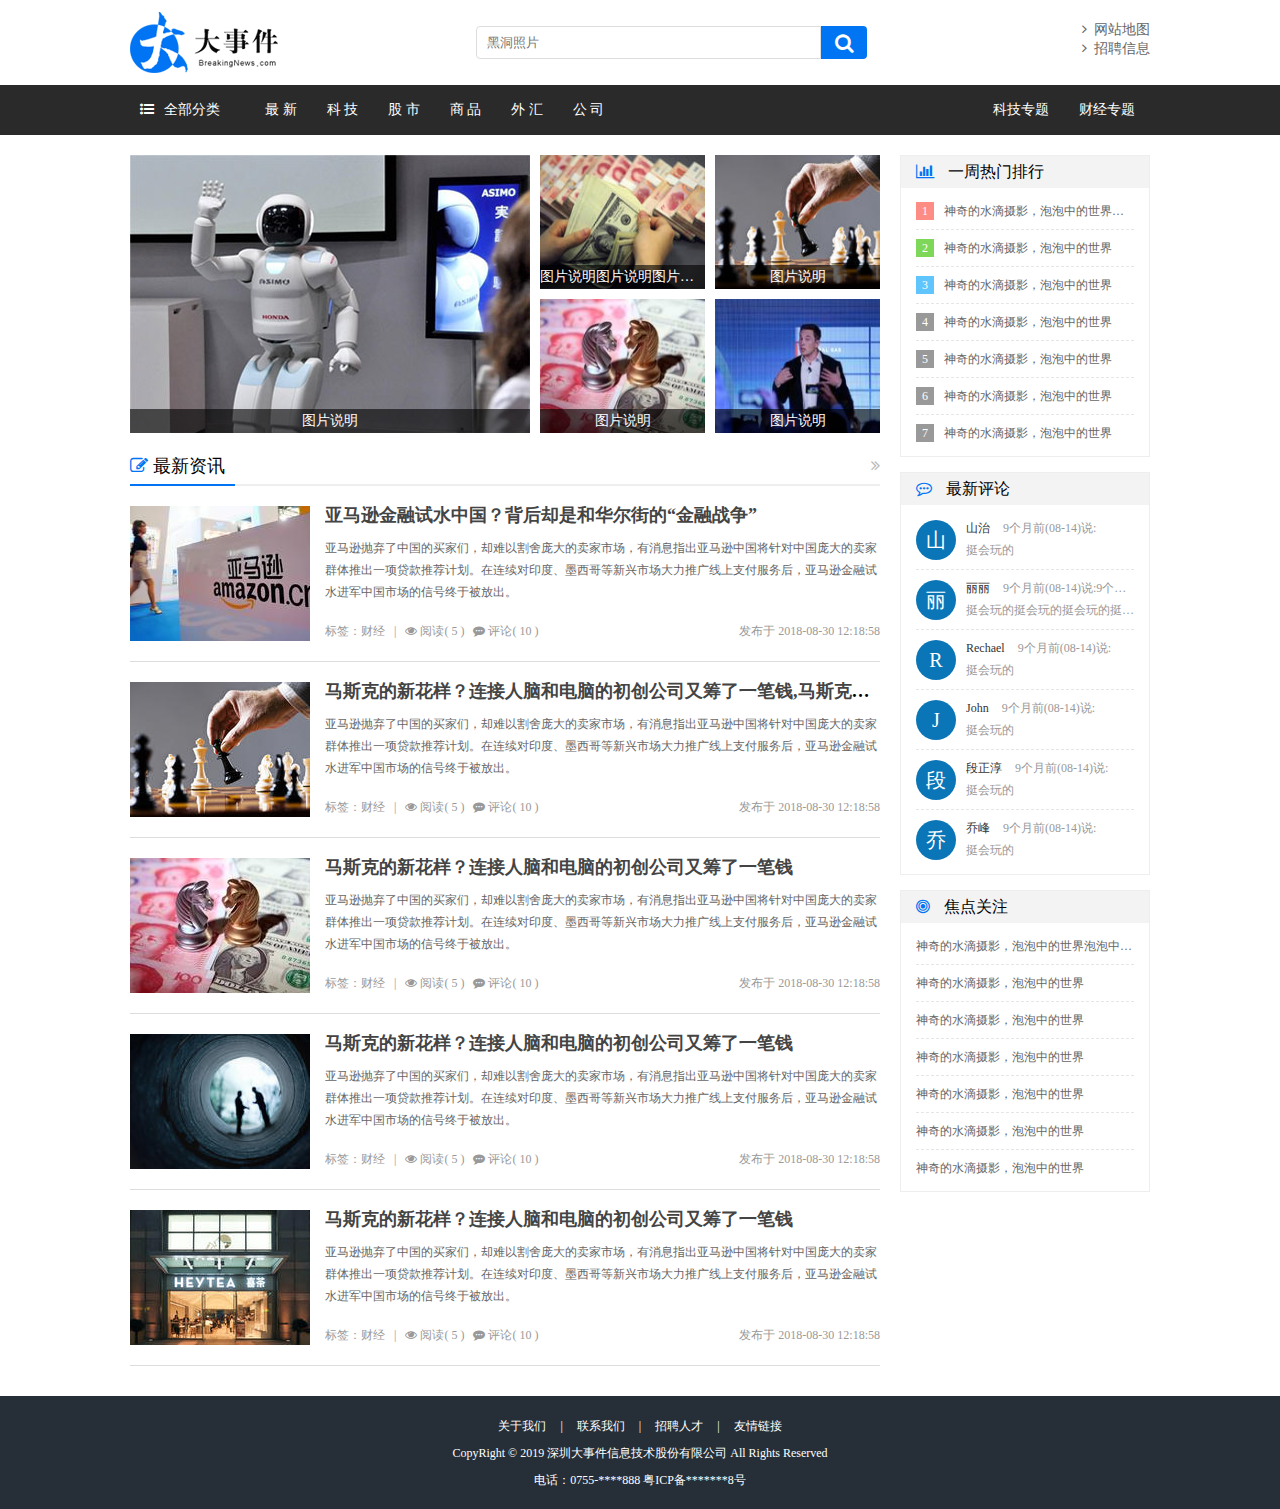
<file: index.html>
<!DOCTYPE html>
<html lang="en">

<head>
    <meta charset="UTF-8">
    <meta name="viewport" content="width=device-width, initial-scale=1.0">
    <meta http-equiv="X-UA-Compatible" content="ie=edge">
    <title>大事件-首页</title>
    <link rel="stylesheet" href="css/reset.css">
    <link rel="stylesheet" href="css/font-awesome.min.css">
    <link rel="stylesheet" href="css/main.css">
</head>

<body>
    <div class="header">
        <a href="#" class="logo fl"><img src="images/logo.png" alt="logo"></a>
        <div class="search_form fl">
            <input type="text" class="search_txt" placeholder="黑洞照片">
            <button class="search_btn"><i class="fa fa-search"></i></button>
        </div>
        <div class="link_info fr">
            <a href="#"><i class="fa fa-angle-right"></i>&nbsp;&nbsp;网站地图</a><br>
            <a href="#"><i class="fa fa-angle-right"></i>&nbsp;&nbsp;招聘信息</a>
        </div>
    </div>

    <div class="menu_con">
        <div class="menu">
            <div class="menu_collapse fl">
                <a href="javascript:;" class="level_one"><i class="fa fa-list-ul"></i>全部分类</a>
                <ul class="level_two">
                    <li class="up"></li>
                    <li><a href="./list.html">最 新</a></li>
                    <li><a href="./list.html">科 技</a></li>
                    <li><a href="./list.html">股 市</a></li>
                    <li><a href="./list.html">商 品</a></li>
                    <li><a href="./list.html">外 汇</a></li>
                    <li><a href="./list.html">公 司</a></li>
                </ul>
            </div>
            <ul class="left_menu fl">
                <li><a href="#">最 新</a></li>
                <li><a href="#">科 技</a></li>
                <li><a href="#">股 市</a></li>
                <li><a href="#">商 品</a></li>
                <li><a href="#">外 汇</a></li>
                <li><a href="#">公 司</a></li>
            </ul>
            <ul class="right_menu fr">
                <li><a href="#">科技专题</a></li>
                <li><a href="#">财经专题</a></li>
            </ul>
        </div>
    </div>

    <div class="main_con clearfix">
        <div class="left_con">
            <ul class="focus_list">
                <li class="first">
                    <a href="#"><img src="images/pic01.jpg" alt=""></a>
                    <p>图片说明</p>
                </li>
                <li>
                    <a href="#"><img src="images/pic02.jpg" alt=""></a>
                    <p>图片说明图片说明图片说明图片说明图片说明图片说明图片说明图片说明图片说明</p>
                </li>
                <li>
                    <a href="#"><img src="images/pic03.jpg" alt=""></a>
                    <p>图片说明</p>
                </li>
                <li>
                    <a href="#"><img src="images/pic05.jpg" alt=""></a>
                    <p>图片说明</p>
                </li>
                <li>
                    <a href="#"><img src="images/pic06.jpg" alt=""></a>
                    <p>图片说明</p>
                </li>
            </ul>

            <div class="common_title">
                <h3><i class="fa fa-edit"></i> 最新资讯</h3>
                <a href="#" class="more"><i class="fa fa-angle-double-right"></i></a>
            </div>

            <div class="common_news">
                <div class="common_news_list">
                    <a href="#" class="list_pic"><img src="images/pic09.jpg" alt=""></a>
                    <h4><a href="#">亚马逊金融试水中国？背后却是和华尔街的“金融战争” </a></h4>
                    <p>亚马逊抛弃了中国的买家们，却难以割舍庞大的卖家市场，有消息指出亚马逊中国将针对中国庞大的卖家群体推出一项贷款推荐计划。在连续对印度、墨西哥等新兴市场大力推广线上支付服务后，亚马逊金融试水进军中国市场的信号终于被放出。
                    </p>
                    <div class="new_info">
                        <span>标签：财经&nbsp;&nbsp;&nbsp;|&nbsp;&nbsp;&nbsp;<i class="fa fa-eye"></i>&nbsp;阅读( 5
                            )&nbsp;&nbsp;&nbsp;<i class="fa fa-commenting"></i>&nbsp;评论( 10 )</span>
                        <b>发布于 2018-08-30 12:18:58</b>
                    </div>
                </div>

                <div class="common_news_list">
                    <a href="#" class="list_pic"><img src="images/pic03.jpg" alt=""></a>
                    <h4><a href="#">马斯克的新花样？连接人脑和电脑的初创公司又筹了一笔钱,马斯克的新花样？连接人脑和电脑的初创公司又筹了一笔钱</a></h4>
                    <p>亚马逊抛弃了中国的买家们，却难以割舍庞大的卖家市场，有消息指出亚马逊中国将针对中国庞大的卖家群体推出一项贷款推荐计划。在连续对印度、墨西哥等新兴市场大力推广线上支付服务后，亚马逊金融试水进军中国市场的信号终于被放出。
                    </p>
                    <div class="new_info">
                        <span>标签：财经&nbsp;&nbsp;&nbsp;|&nbsp;&nbsp;&nbsp;<i class="fa fa-eye"></i>&nbsp;阅读( 5
                            )&nbsp;&nbsp;&nbsp;<i class="fa fa-commenting"></i>&nbsp;评论( 10 )</span>
                        <b>发布于 2018-08-30 12:18:58</b>
                    </div>
                </div>

                <div class="common_news_list">
                    <a href="#" class="list_pic"><img src="images/pic05.jpg" alt=""></a>
                    <h4><a href="#">马斯克的新花样？连接人脑和电脑的初创公司又筹了一笔钱</a></h4>
                    <p>亚马逊抛弃了中国的买家们，却难以割舍庞大的卖家市场，有消息指出亚马逊中国将针对中国庞大的卖家群体推出一项贷款推荐计划。在连续对印度、墨西哥等新兴市场大力推广线上支付服务后，亚马逊金融试水进军中国市场的信号终于被放出。
                    </p>
                    <div class="new_info">
                        <span>标签：财经&nbsp;&nbsp;&nbsp;|&nbsp;&nbsp;&nbsp;<i class="fa fa-eye"></i>&nbsp;阅读( 5
                            )&nbsp;&nbsp;&nbsp;<i class="fa fa-commenting"></i>&nbsp;评论( 10 )</span>
                        <b>发布于 2018-08-30 12:18:58</b>
                    </div>
                </div>

                <div class="common_news_list">
                    <a href="#" class="list_pic"><img src="images/pic07.jpg" alt=""></a>
                    <h4><a href="#">马斯克的新花样？连接人脑和电脑的初创公司又筹了一笔钱</a></h4>
                    <p>亚马逊抛弃了中国的买家们，却难以割舍庞大的卖家市场，有消息指出亚马逊中国将针对中国庞大的卖家群体推出一项贷款推荐计划。在连续对印度、墨西哥等新兴市场大力推广线上支付服务后，亚马逊金融试水进军中国市场的信号终于被放出。
                    </p>
                    <div class="new_info">
                        <span>标签：财经&nbsp;&nbsp;&nbsp;|&nbsp;&nbsp;&nbsp;<i class="fa fa-eye"></i>&nbsp;阅读( 5
                            )&nbsp;&nbsp;&nbsp;<i class="fa fa-commenting"></i>&nbsp;评论( 10 )</span>
                        <b>发布于 2018-08-30 12:18:58</b>
                    </div>
                </div>

                <div class="common_news_list">
                    <a href="#" class="list_pic"><img src="images/pic10.jpg" alt=""></a>
                    <h4><a href="#">马斯克的新花样？连接人脑和电脑的初创公司又筹了一笔钱</a></h4>
                    <p>亚马逊抛弃了中国的买家们，却难以割舍庞大的卖家市场，有消息指出亚马逊中国将针对中国庞大的卖家群体推出一项贷款推荐计划。在连续对印度、墨西哥等新兴市场大力推广线上支付服务后，亚马逊金融试水进军中国市场的信号终于被放出。
                    </p>
                    <div class="new_info">
                        <span>标签：财经&nbsp;&nbsp;&nbsp;|&nbsp;&nbsp;&nbsp;<i class="fa fa-eye"></i>&nbsp;阅读( 5
                            )&nbsp;&nbsp;&nbsp;<i class="fa fa-commenting"></i>&nbsp;评论( 10 )</span>
                        <b>发布于 2018-08-30 12:18:58</b>
                    </div>
                </div>
            </div>

        </div>
        <div class="right_con">
            <div class="common_wrap">
                <h3><i class="fa fa-bar-chart"></i> 一周热门排行</h3>
                <ul class="content_list hotrank_list">
                    <li><span class="first">1</span><a href="#">神奇的水滴摄影，泡泡中的世界泡泡中的世界</a></li>
                    <li><span class="second">2</span><a href="#">神奇的水滴摄影，泡泡中的世界</a></li>
                    <li><span class="third">3</span><a href="#">神奇的水滴摄影，泡泡中的世界</a></li>
                    <li><span>4</span><a href="#">神奇的水滴摄影，泡泡中的世界</a></li>
                    <li><span>5</span><a href="#">神奇的水滴摄影，泡泡中的世界</a></li>
                    <li><span>6</span><a href="#">神奇的水滴摄影，泡泡中的世界</a></li>
                    <li><span>7</span><a href="#">神奇的水滴摄影，泡泡中的世界</a></li>
                </ul>
            </div>
            <div class="common_wrap">
                <h3><i class="fa fa-commenting-o"></i> 最新评论</h3>
                <ul class="content_list comment_list">
                    <li>
                        <span>山</span>
                        <b><em>山治</em> 9个月前(08-14)说:</b>
                        <strong>挺会玩的</strong>
                    </li>
                    <li>
                        <span>丽</span>
                        <b><em>丽丽</em> 9个月前(08-14)说:9个月前(08-14)说:9个月前(08-14)说:</b>
                        <strong>挺会玩的挺会玩的挺会玩的挺会玩的</strong>
                    </li>
                    <li>
                        <span>R</span>
                        <b><em>Rechael</em> 9个月前(08-14)说:</b>
                        <strong>挺会玩的</strong>
                    </li>
                    <li>
                        <span>J</span>
                        <b><em>John</em> 9个月前(08-14)说:</b>
                        <strong>挺会玩的</strong>
                    </li>
                    <li>
                        <span>段</span>
                        <b><em>段正淳</em> 9个月前(08-14)说:</b>
                        <strong>挺会玩的</strong>
                    </li>
                    <li>
                        <span>乔</span>
                        <b><em>乔峰</em> 9个月前(08-14)说:</b>
                        <strong>挺会玩的</strong>
                    </li>
                </ul>
            </div>
            <div class="common_wrap">
                <h3><i class="fa fa-bullseye"></i> 焦点关注</h3>
                <ul class="content_list guanzhu_list">
                    <li><a href="#">神奇的水滴摄影，泡泡中的世界泡泡中的世界</a></li>
                    <li><a href="#">神奇的水滴摄影，泡泡中的世界</a></li>
                    <li><a href="#">神奇的水滴摄影，泡泡中的世界</a></li>
                    <li><a href="#">神奇的水滴摄影，泡泡中的世界</a></li>
                    <li><a href="#">神奇的水滴摄影，泡泡中的世界</a></li>
                    <li><a href="#">神奇的水滴摄影，泡泡中的世界</a></li>
                    <li><a href="#">神奇的水滴摄影，泡泡中的世界</a></li>
                </ul>
            </div>
        </div>
    </div>

    <div class="footer clearfix">
        <div class="foot_link">
            <a href="#">关于我们</a>
            <span>|</span>
            <a href="#">联系我们</a>
            <span>|</span>
            <a href="#">招聘人才</a>
            <span>|</span>
            <a href="#">友情链接</a>
        </div>
        <p>CopyRight © 2019 深圳大事件信息技术股份有限公司 All Rights Reserved</p>
        <p>电话：0755-****888 粤ICP备*******8号</p>
    </div>

    <!-- 导入模板引擎js文件 -->
    <script src="./js/template-web.js"></script>
    <!-- 引入jq文件 -->
    <script src="./js/jquery-1.12.4.min.js"></script>
</body>

</html>
</file>
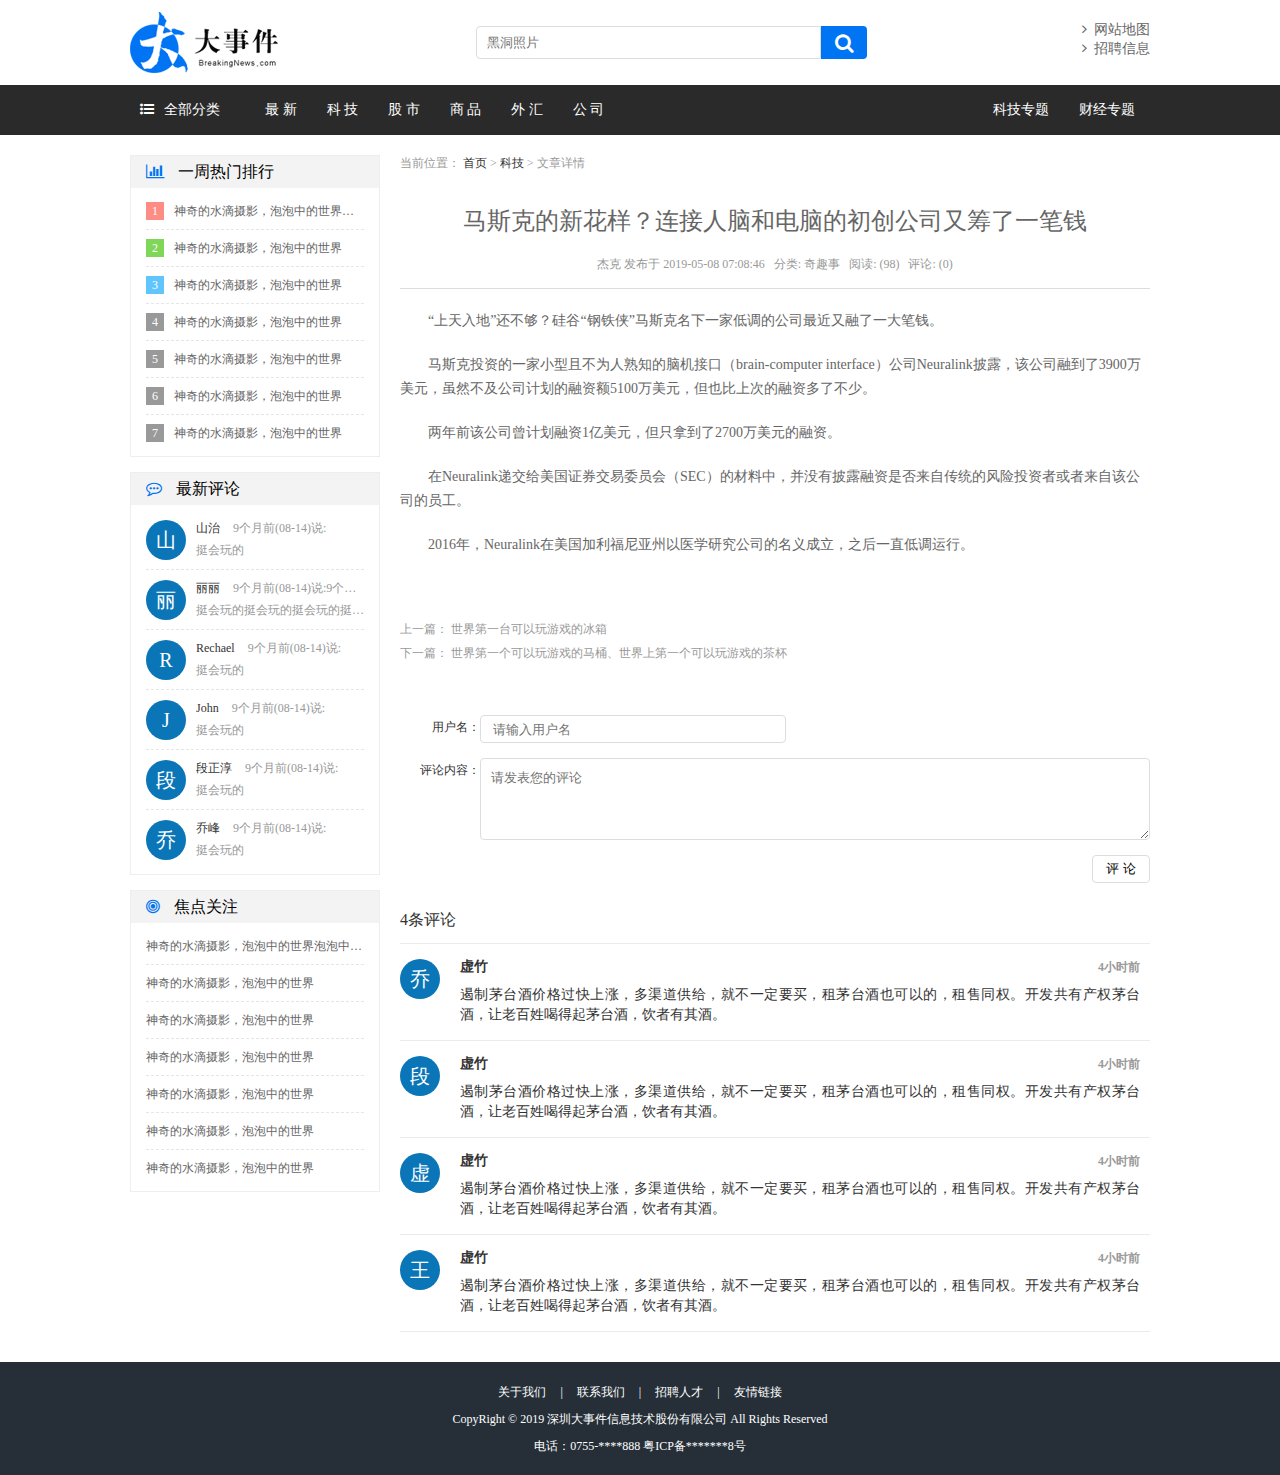
<file: article.html>
<!DOCTYPE html>
<html lang="en">

<head>
    <meta charset="UTF-8">
    <meta name="viewport" content="width=device-width, initial-scale=1.0">
    <meta http-equiv="X-UA-Compatible" content="ie=edge">
    <title>大事件-文章</title>
    <link rel="stylesheet" type="text/css" href="css/reset.css">
    <link rel="stylesheet" href="css/font-awesome.min.css">
    <link rel="stylesheet" type="text/css" href="css/main.css">
</head>

<body>
    <div class="header">
        <a href="#" class="logo fl"><img src="images/logo.png" alt="logo"></a>
        <div class="search_form fl">
            <input type="text" class="search_txt" placeholder="黑洞照片">
            <button class="search_btn"><i class="fa fa-search"></i></button>
        </div>
        <div class="link_info fr">
            <a href="#"><i class="fa fa-angle-right"></i>&nbsp;&nbsp;网站地图</a><br>
            <a href="#"><i class="fa fa-angle-right"></i>&nbsp;&nbsp;招聘信息</a>
        </div>
    </div>

    <div class="menu_con">
        <div class="menu">
            <div class="menu_collapse fl">
                <a href="javascript:;" class="level_one"><i class="fa fa-list-ul"></i>全部分类</a>
                <ul class="level_two">
                    <li class="up"></li>
                    <li><a href="#">最 新</a></li>
                    <li><a href="#">科 技</a></li>
                    <li><a href="#">股 市</a></li>
                    <li><a href="#">商 品</a></li>
                    <li><a href="#">外 汇</a></li>
                    <li><a href="#">公 司</a></li>
                </ul>
            </div>
            <ul class="left_menu fl">
                <li><a href="#">最 新</a></li>
                <li><a href="#">科 技</a></li>
                <li><a href="#">股 市</a></li>
                <li><a href="#">商 品</a></li>
                <li><a href="#">外 汇</a></li>
                <li><a href="#">公 司</a></li>
            </ul>
            <ul class="right_menu fr">
                <li><a href="#">科技专题</a></li>
                <li><a href="#">财经专题</a></li>
            </ul>
        </div>
    </div>

    <div class="main_con clearfix">
        <div class="left_con setfr">
            <div class="breadcrumb">
                当前位置： <a href="#">首页</a> &gt; <a href="#">科技</a> &gt; 文章详情
            </div>
            <h3 class="article_title">马斯克的新花样？连接人脑和电脑的初创公司又筹了一笔钱</h3>
            <div class="article_info">杰克 发布于 2019-05-08 07:08:46&nbsp;&nbsp;&nbsp;分类: 奇趣事&nbsp;&nbsp;&nbsp;阅读:
                (98)&nbsp;&nbsp;&nbsp;评论: (0)</div>
            <div class="article_con">

                <p>“上天入地”还不够？硅谷“钢铁侠”马斯克名下一家低调的公司最近又融了一大笔钱。</p>

                <p>马斯克投资的一家小型且不为人熟知的脑机接口（brain-computer
                    interface）公司Neuralink披露，该公司融到了3900万美元，虽然不及公司计划的融资额5100万美元，但也比上次的融资多了不少。</p>

                <p>两年前该公司曾计划融资1亿美元，但只拿到了2700万美元的融资。</p>

                <p>在Neuralink递交给美国证券交易委员会（SEC）的材料中，并没有披露融资是否来自传统的风险投资者或者来自该公司的员工。</p>

                <p>2016年，Neuralink在美国加利福尼亚州以医学研究公司的名义成立，之后一直低调运行。</p>

            </div>
            <div class="article_links">
                上一篇： <a href="#">世界第一台可以玩游戏的冰箱</a><br>
                下一篇： <a href="#">世界第一个可以玩游戏的马桶、世界上第一个可以玩游戏的茶杯</a>
            </div>

            <form action="" class="comment_form">
                <div class="form_group">
                    <label>用户名：</label>
                    <input type="text" placeholder="请输入用户名" class="comment_name">
                </div>
                <div class="form_group">
                    <label>评论内容：</label>
                    <textarea placeholder="请发表您的评论" class="comment_input"></textarea>
                </div>
                <div class="form_group">
                    <input type="submit" name="" value="评 论" class="comment_sub"></div>
            </form>

            <div class="comment_count">
                4条评论
            </div>

            <div class="comment_list_con">
                <div class="comment_detail_list">
                    <div class="person_pic fl">乔</div>
                    <div class="name_time fl"><b>虚竹</b><span>4小时前</span></div>
                    <div class="comment_text fl">
                        遏制茅台酒价格过快上涨，多渠道供给，就不一定要买，租茅台酒也可以的，租售同权。开发共有产权茅台酒，让老百姓喝得起茅台酒，饮者有其酒。
                    </div>
                </div>
                <div class="comment_detail_list">
                    <div class="person_pic fl">段</div>
                    <div class="name_time fl"><b>虚竹</b><span>4小时前</span></div>
                    <div class="comment_text fl">
                        遏制茅台酒价格过快上涨，多渠道供给，就不一定要买，租茅台酒也可以的，租售同权。开发共有产权茅台酒，让老百姓喝得起茅台酒，饮者有其酒。
                    </div>
                </div>
                <div class="comment_detail_list">
                    <div class="person_pic fl">虚</div>
                    <div class="name_time fl"><b>虚竹</b><span>4小时前</span></div>
                    <div class="comment_text fl">
                        遏制茅台酒价格过快上涨，多渠道供给，就不一定要买，租茅台酒也可以的，租售同权。开发共有产权茅台酒，让老百姓喝得起茅台酒，饮者有其酒。
                    </div>
                </div>
                <div class="comment_detail_list">
                    <div class="person_pic fl">王</div>
                    <div class="name_time fl"><b>虚竹</b><span>4小时前</span></div>
                    <div class="comment_text fl">
                        遏制茅台酒价格过快上涨，多渠道供给，就不一定要买，租茅台酒也可以的，租售同权。开发共有产权茅台酒，让老百姓喝得起茅台酒，饮者有其酒。
                    </div>
                </div>
            </div>
        </div>
        <div class="right_con setfl">
            <div class="common_wrap">
                <h3><i class="fa fa-bar-chart"></i> 一周热门排行</h3>
                <ul class="content_list">
                    <li><span class="first">1</span><a href="#">神奇的水滴摄影，泡泡中的世界泡泡中的世界</a></li>
                    <li><span class="second">2</span><a href="#">神奇的水滴摄影，泡泡中的世界</a></li>
                    <li><span class="third">3</span><a href="#">神奇的水滴摄影，泡泡中的世界</a></li>
                    <li><span>4</span><a href="#">神奇的水滴摄影，泡泡中的世界</a></li>
                    <li><span>5</span><a href="#">神奇的水滴摄影，泡泡中的世界</a></li>
                    <li><span>6</span><a href="#">神奇的水滴摄影，泡泡中的世界</a></li>
                    <li><span>7</span><a href="#">神奇的水滴摄影，泡泡中的世界</a></li>
                </ul>
            </div>
            <div class="common_wrap">
                <h3><i class="fa fa-commenting-o"></i> 最新评论</h3>
                <ul class="content_list comment_list">
                    <li>
                        <span>山</span>
                        <b><em>山治</em> 9个月前(08-14)说:</b>
                        <strong>挺会玩的</strong>
                    </li>
                    <li>
                        <span>丽</span>
                        <b><em>丽丽</em> 9个月前(08-14)说:9个月前(08-14)说:9个月前(08-14)说:</b>
                        <strong>挺会玩的挺会玩的挺会玩的挺会玩的</strong>
                    </li>
                    <li>
                        <span>R</span>
                        <b><em>Rechael</em> 9个月前(08-14)说:</b>
                        <strong>挺会玩的</strong>
                    </li>
                    <li>
                        <span>J</span>
                        <b><em>John</em> 9个月前(08-14)说:</b>
                        <strong>挺会玩的</strong>
                    </li>
                    <li>
                        <span>段</span>
                        <b><em>段正淳</em> 9个月前(08-14)说:</b>
                        <strong>挺会玩的</strong>
                    </li>
                    <li>
                        <span>乔</span>
                        <b><em>乔峰</em> 9个月前(08-14)说:</b>
                        <strong>挺会玩的</strong>
                    </li>
                </ul>
            </div>
            <div class="common_wrap">
                <h3><i class="fa fa-bullseye"></i> 焦点关注</h3>
                <ul class="content_list guanzhu_list">
                    <li><a href="#">神奇的水滴摄影，泡泡中的世界泡泡中的世界</a></li>
                    <li><a href="#">神奇的水滴摄影，泡泡中的世界</a></li>
                    <li><a href="#">神奇的水滴摄影，泡泡中的世界</a></li>
                    <li><a href="#">神奇的水滴摄影，泡泡中的世界</a></li>
                    <li><a href="#">神奇的水滴摄影，泡泡中的世界</a></li>
                    <li><a href="#">神奇的水滴摄影，泡泡中的世界</a></li>
                    <li><a href="#">神奇的水滴摄影，泡泡中的世界</a></li>
                </ul>
            </div>
        </div>
    </div>

    <div class="footer clearfix">
        <div class="foot_link">
            <a href="#">关于我们</a>
            <span>|</span>
            <a href="#">联系我们</a>
            <span>|</span>
            <a href="#">招聘人才</a>
            <span>|</span>
            <a href="#">友情链接</a>
        </div>
        <p>CopyRight © 2019 深圳大事件信息技术股份有限公司 All Rights Reserved</p>
        <p>电话：0755-****888 粤ICP备*******8号</p>
    </div>

    <!-- 引入模板引擎js文件 -->
    <script src="./js/template-web.js"></script>
    <script src="./js/jquery-1.12.4.min.js"></script>

</body>

</html>
</file>
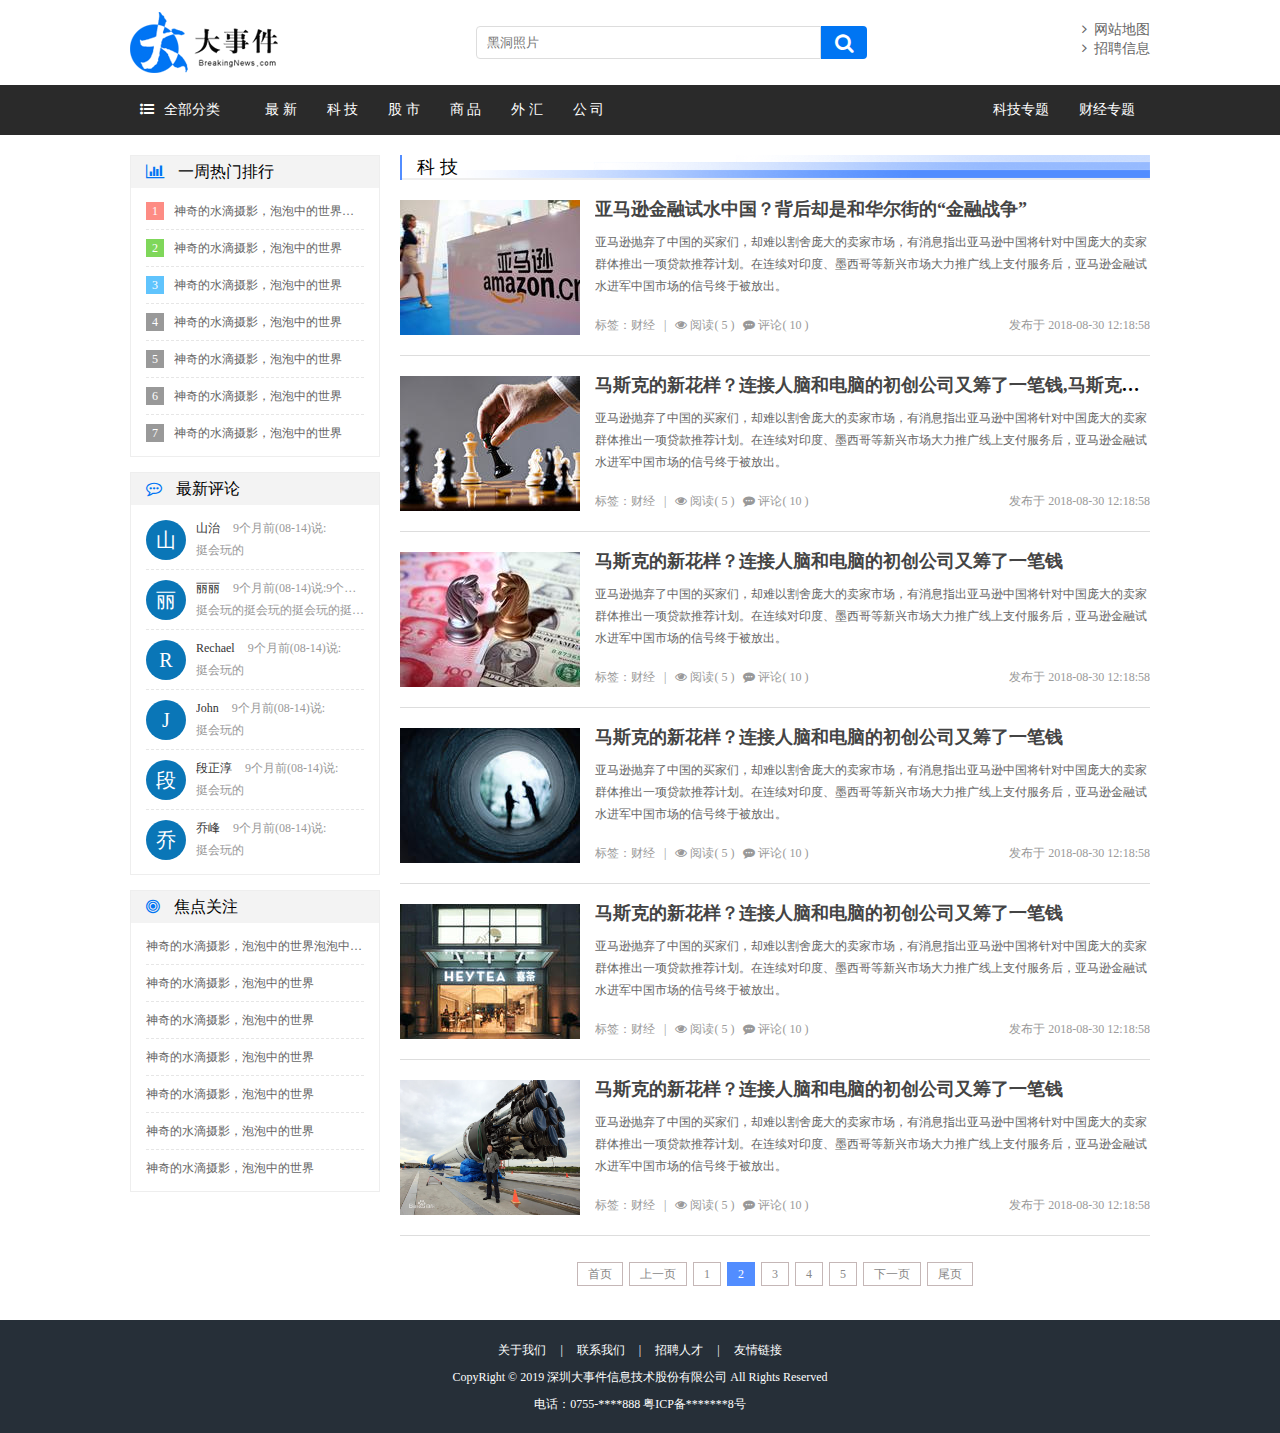
<file: list.html>
<!DOCTYPE html>
<html lang="en">

<head>
    <meta charset="UTF-8">
    <meta name="viewport" content="width=device-width, initial-scale=1.0">
    <meta http-equiv="X-UA-Compatible" content="ie=edge">
    <title>大事件-列表页</title>
    <link rel="stylesheet" type="text/css" href="css/reset.css">
    <link rel="stylesheet" href="css/font-awesome.min.css">
    <link rel="stylesheet" type="text/css" href="css/jquery.pagination.css">
    <link rel="stylesheet" type="text/css" href="css/main.css">
    <script type="text/javascript" src="js/jquery-1.12.4.min.js"></script>
    <script type="text/javascript" src="js/jquery.pagination.min.js"></script>
</head>

<body>
    <div class="header">
        <a href="#" class="logo fl"><img src="images/logo.png" alt="logo"></a>
        <div class="search_form fl">
            <input type="text" class="search_txt" placeholder="黑洞照片">
            <button class="search_btn"><i class="fa fa-search"></i></button>
        </div>
        <div class="link_info fr">
            <a href="#"><i class="fa fa-angle-right"></i>&nbsp;&nbsp;网站地图</a><br>
            <a href="#"><i class="fa fa-angle-right"></i>&nbsp;&nbsp;招聘信息</a>
        </div>
    </div>

    <div class="menu_con">
        <div class="menu">
            <div class="menu_collapse fl">
                <a href="javascript:;" class="level_one"><i class="fa fa-list-ul"></i>全部分类</a>
                <ul class="level_two">
                    <li class="up"></li>
                    <li><a href="#">最 新</a></li>
                    <li><a href="#">科 技</a></li>
                    <li><a href="#">股 市</a></li>
                    <li><a href="#">商 品</a></li>
                    <li><a href="#">外 汇</a></li>
                    <li><a href="#">公 司</a></li>
                </ul>
            </div>
            <ul class="left_menu fl">
                <li><a href="#">最 新</a></li>
                <li><a href="#">科 技</a></li>
                <li><a href="#">股 市</a></li>
                <li><a href="#">商 品</a></li>
                <li><a href="#">外 汇</a></li>
                <li><a href="#">公 司</a></li>
            </ul>
            <ul class="right_menu fr">
                <li><a href="#">科技专题</a></li>
                <li><a href="#">财经专题</a></li>
            </ul>
        </div>
    </div>

    <div class="main_con clearfix">
        <div class="left_con setfr">

            <div class="list_title">
                <h3>科 技</h3>
            </div>

            <div class="common_news_list">
                <a href="#" class="list_pic"><img src="images/pic09.jpg" alt=""></a>
                <h4><a href="#">亚马逊金融试水中国？背后却是和华尔街的“金融战争” </a></h4>
                <p>亚马逊抛弃了中国的买家们，却难以割舍庞大的卖家市场，有消息指出亚马逊中国将针对中国庞大的卖家群体推出一项贷款推荐计划。在连续对印度、墨西哥等新兴市场大力推广线上支付服务后，亚马逊金融试水进军中国市场的信号终于被放出。
                </p>
                <div class="new_info">
                    <span>标签：财经&nbsp;&nbsp;&nbsp;|&nbsp;&nbsp;&nbsp;<i class="fa fa-eye"></i>&nbsp;阅读( 5
                        )&nbsp;&nbsp;&nbsp;<i class="fa fa-commenting"></i>&nbsp;评论( 10 )</span>
                    <b>发布于 2018-08-30 12:18:58</b>
                </div>
            </div>

            <div class="common_news_list">
                <a href="#" class="list_pic"><img src="images/pic03.jpg" alt=""></a>
                <h4><a href="#">马斯克的新花样？连接人脑和电脑的初创公司又筹了一笔钱,马斯克的新花样？连接人脑和电脑的初创公司又筹了一笔钱</a></h4>
                <p>亚马逊抛弃了中国的买家们，却难以割舍庞大的卖家市场，有消息指出亚马逊中国将针对中国庞大的卖家群体推出一项贷款推荐计划。在连续对印度、墨西哥等新兴市场大力推广线上支付服务后，亚马逊金融试水进军中国市场的信号终于被放出。
                </p>
                <div class="new_info">
                    <span>标签：财经&nbsp;&nbsp;&nbsp;|&nbsp;&nbsp;&nbsp;<i class="fa fa-eye"></i>&nbsp;阅读( 5
                        )&nbsp;&nbsp;&nbsp;<i class="fa fa-commenting"></i>&nbsp;评论( 10 )</span>
                    <b>发布于 2018-08-30 12:18:58</b>
                </div>
            </div>

            <div class="common_news_list">
                <a href="#" class="list_pic"><img src="images/pic05.jpg" alt=""></a>
                <h4><a href="#">马斯克的新花样？连接人脑和电脑的初创公司又筹了一笔钱</a></h4>
                <p>亚马逊抛弃了中国的买家们，却难以割舍庞大的卖家市场，有消息指出亚马逊中国将针对中国庞大的卖家群体推出一项贷款推荐计划。在连续对印度、墨西哥等新兴市场大力推广线上支付服务后，亚马逊金融试水进军中国市场的信号终于被放出。
                </p>
                <div class="new_info">
                    <span>标签：财经&nbsp;&nbsp;&nbsp;|&nbsp;&nbsp;&nbsp;<i class="fa fa-eye"></i>&nbsp;阅读( 5
                        )&nbsp;&nbsp;&nbsp;<i class="fa fa-commenting"></i>&nbsp;评论( 10 )</span>
                    <b>发布于 2018-08-30 12:18:58</b>
                </div>
            </div>

            <div class="common_news_list">
                <a href="#" class="list_pic"><img src="images/pic07.jpg" alt=""></a>
                <h4><a href="#">马斯克的新花样？连接人脑和电脑的初创公司又筹了一笔钱</a></h4>
                <p>亚马逊抛弃了中国的买家们，却难以割舍庞大的卖家市场，有消息指出亚马逊中国将针对中国庞大的卖家群体推出一项贷款推荐计划。在连续对印度、墨西哥等新兴市场大力推广线上支付服务后，亚马逊金融试水进军中国市场的信号终于被放出。
                </p>
                <div class="new_info">
                    <span>标签：财经&nbsp;&nbsp;&nbsp;|&nbsp;&nbsp;&nbsp;<i class="fa fa-eye"></i>&nbsp;阅读( 5
                        )&nbsp;&nbsp;&nbsp;<i class="fa fa-commenting"></i>&nbsp;评论( 10 )</span>
                    <b>发布于 2018-08-30 12:18:58</b>
                </div>
            </div>

            <div class="common_news_list">
                <a href="#" class="list_pic"><img src="images/pic10.jpg" alt=""></a>
                <h4><a href="#">马斯克的新花样？连接人脑和电脑的初创公司又筹了一笔钱</a></h4>
                <p>亚马逊抛弃了中国的买家们，却难以割舍庞大的卖家市场，有消息指出亚马逊中国将针对中国庞大的卖家群体推出一项贷款推荐计划。在连续对印度、墨西哥等新兴市场大力推广线上支付服务后，亚马逊金融试水进军中国市场的信号终于被放出。
                </p>
                <div class="new_info">
                    <span>标签：财经&nbsp;&nbsp;&nbsp;|&nbsp;&nbsp;&nbsp;<i class="fa fa-eye"></i>&nbsp;阅读( 5
                        )&nbsp;&nbsp;&nbsp;<i class="fa fa-commenting"></i>&nbsp;评论( 10 )</span>
                    <b>发布于 2018-08-30 12:18:58</b>
                </div>
            </div>

            <div class="common_news_list">
                <a href="#" class="list_pic"><img src="images/pic04.jpg" alt=""></a>
                <h4><a href="#">马斯克的新花样？连接人脑和电脑的初创公司又筹了一笔钱</a></h4>
                <p>亚马逊抛弃了中国的买家们，却难以割舍庞大的卖家市场，有消息指出亚马逊中国将针对中国庞大的卖家群体推出一项贷款推荐计划。在连续对印度、墨西哥等新兴市场大力推广线上支付服务后，亚马逊金融试水进军中国市场的信号终于被放出。
                </p>
                <div class="new_info">
                    <span>标签：财经&nbsp;&nbsp;&nbsp;|&nbsp;&nbsp;&nbsp;<i class="fa fa-eye"></i>&nbsp;阅读( 5
                        )&nbsp;&nbsp;&nbsp;<i class="fa fa-commenting"></i>&nbsp;评论( 10 )</span>
                    <b>发布于 2018-08-30 12:18:58</b>
                </div>
            </div>

            <div id="pagination" class="page"></div>
            <script>
                $(function () {
                    $("#pagination").pagination({
                        currentPage: 2,
                        totalPage: 8,
                        callback: function (current) {
                            alert('ok!');
                        }
                    });
                });
            </script>

        </div>
        <div class="right_con setfl">
            <div class="common_wrap">
                <h3><i class="fa fa-bar-chart"></i> 一周热门排行</h3>
                <ul class="content_list">
                    <li><span class="first">1</span><a href="#">神奇的水滴摄影，泡泡中的世界泡泡中的世界</a></li>
                    <li><span class="second">2</span><a href="#">神奇的水滴摄影，泡泡中的世界</a></li>
                    <li><span class="third">3</span><a href="#">神奇的水滴摄影，泡泡中的世界</a></li>
                    <li><span>4</span><a href="#">神奇的水滴摄影，泡泡中的世界</a></li>
                    <li><span>5</span><a href="#">神奇的水滴摄影，泡泡中的世界</a></li>
                    <li><span>6</span><a href="#">神奇的水滴摄影，泡泡中的世界</a></li>
                    <li><span>7</span><a href="#">神奇的水滴摄影，泡泡中的世界</a></li>
                </ul>
            </div>
            <div class="common_wrap">
                <h3><i class="fa fa-commenting-o"></i> 最新评论</h3>
                <ul class="content_list comment_list">
                    <li>
                        <span>山</span>
                        <b><em>山治</em> 9个月前(08-14)说:</b>
                        <strong>挺会玩的</strong>
                    </li>
                    <li>
                        <span>丽</span>
                        <b><em>丽丽</em> 9个月前(08-14)说:9个月前(08-14)说:9个月前(08-14)说:</b>
                        <strong>挺会玩的挺会玩的挺会玩的挺会玩的</strong>
                    </li>
                    <li>
                        <span>R</span>
                        <b><em>Rechael</em> 9个月前(08-14)说:</b>
                        <strong>挺会玩的</strong>
                    </li>
                    <li>
                        <span>J</span>
                        <b><em>John</em> 9个月前(08-14)说:</b>
                        <strong>挺会玩的</strong>
                    </li>
                    <li>
                        <span>段</span>
                        <b><em>段正淳</em> 9个月前(08-14)说:</b>
                        <strong>挺会玩的</strong>
                    </li>
                    <li>
                        <span>乔</span>
                        <b><em>乔峰</em> 9个月前(08-14)说:</b>
                        <strong>挺会玩的</strong>
                    </li>
                </ul>
            </div>
            <div class="common_wrap">
                <h3><i class="fa fa-bullseye"></i> 焦点关注</h3>
                <ul class="content_list guanzhu_list">
                    <li><a href="#">神奇的水滴摄影，泡泡中的世界泡泡中的世界</a></li>
                    <li><a href="#">神奇的水滴摄影，泡泡中的世界</a></li>
                    <li><a href="#">神奇的水滴摄影，泡泡中的世界</a></li>
                    <li><a href="#">神奇的水滴摄影，泡泡中的世界</a></li>
                    <li><a href="#">神奇的水滴摄影，泡泡中的世界</a></li>
                    <li><a href="#">神奇的水滴摄影，泡泡中的世界</a></li>
                    <li><a href="#">神奇的水滴摄影，泡泡中的世界</a></li>
                </ul>
            </div>
        </div>
    </div>

    <div class="footer clearfix">
        <div class="foot_link">
            <a href="#">关于我们</a>
            <span>|</span>
            <a href="#">联系我们</a>
            <span>|</span>
            <a href="#">招聘人才</a>
            <span>|</span>
            <a href="#">友情链接</a>
        </div>
        <p>CopyRight © 2019 深圳大事件信息技术股份有限公司 All Rights Reserved</p>
        <p>电话：0755-****888 粤ICP备*******8号</p>
    </div>
    <!-- 导包template -->
    <script src="./js/template-web.js"></script>
</body>

</html>
</file>
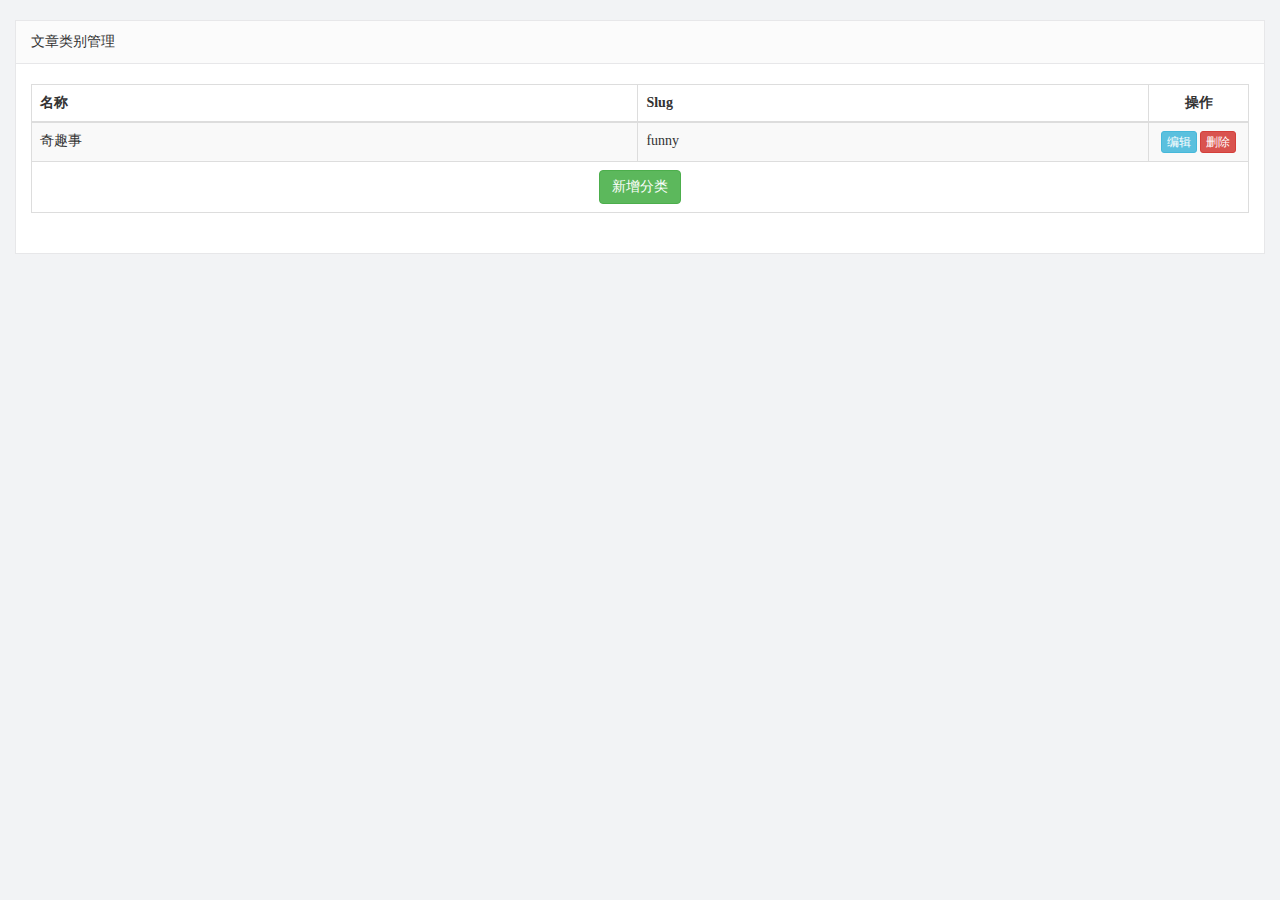
<file: admin/article_category.html>
<!DOCTYPE html>
<html lang="en">

<head>
    <meta charset="UTF-8">
    <meta name="viewport" content="width=device-width, initial-scale=1.0">
    <meta http-equiv="X-UA-Compatible" content="ie=edge">
    <title>文章列表</title>
    <link rel="stylesheet" href="./libs/bootstrap/css/bootstrap.min.css">
    <link rel="stylesheet" href="css/reset.css">
    <link rel="stylesheet" href="css/iconfont.css">
    <link rel="stylesheet" href="css/main.css">
    <script src="./libs/jquery-1.12.4.min.js"></script>
    <script src="./libs/bootstrap/js/bootstrap.min.js"></script>
    <!-- 引入模板引擎js文件 -->
    <script src="./libs/template-web.js"></script>
</head>

<body>
    <div class="container-fluid">
        <div class="common_title">
            文章类别管理
        </div>
        <div class="container-fluid common_con">
            <table class="table table-striped table-bordered table-hover mp20 category_table">
                <thead>
                    <tr>
                        <th>名称</th>
                        <th>Slug</th>
                        <th class="text-center" width="100">操作</th>
                    </tr>
                </thead>
                <tbody>
                    <tr>
                        <td>奇趣事</td>
                        <td>funny</td>
                        <td class="text-center">
                            <a href="javascript:void(0)" data-toggle="modal" class=" btn btn-info btn-xs">编辑</a>
                            <a href="javascript:void(0)" class="btn btn-danger btn-xs">删除</a>
                        </td>
                    </tr>
                </tbody>
                <tfoot>
                    <tr>
                        <td colspan="3" class="text-center">
                            <a href="javascript:void(0)" class="btn btn-success" id="xinzengfenlei" data-toggle="modal"
                                data-target="#myModal">新增分类</a>
                        </td>
                    </tr>
                </tfoot>
            </table>
        </div>
    </div>

</html>
</file>
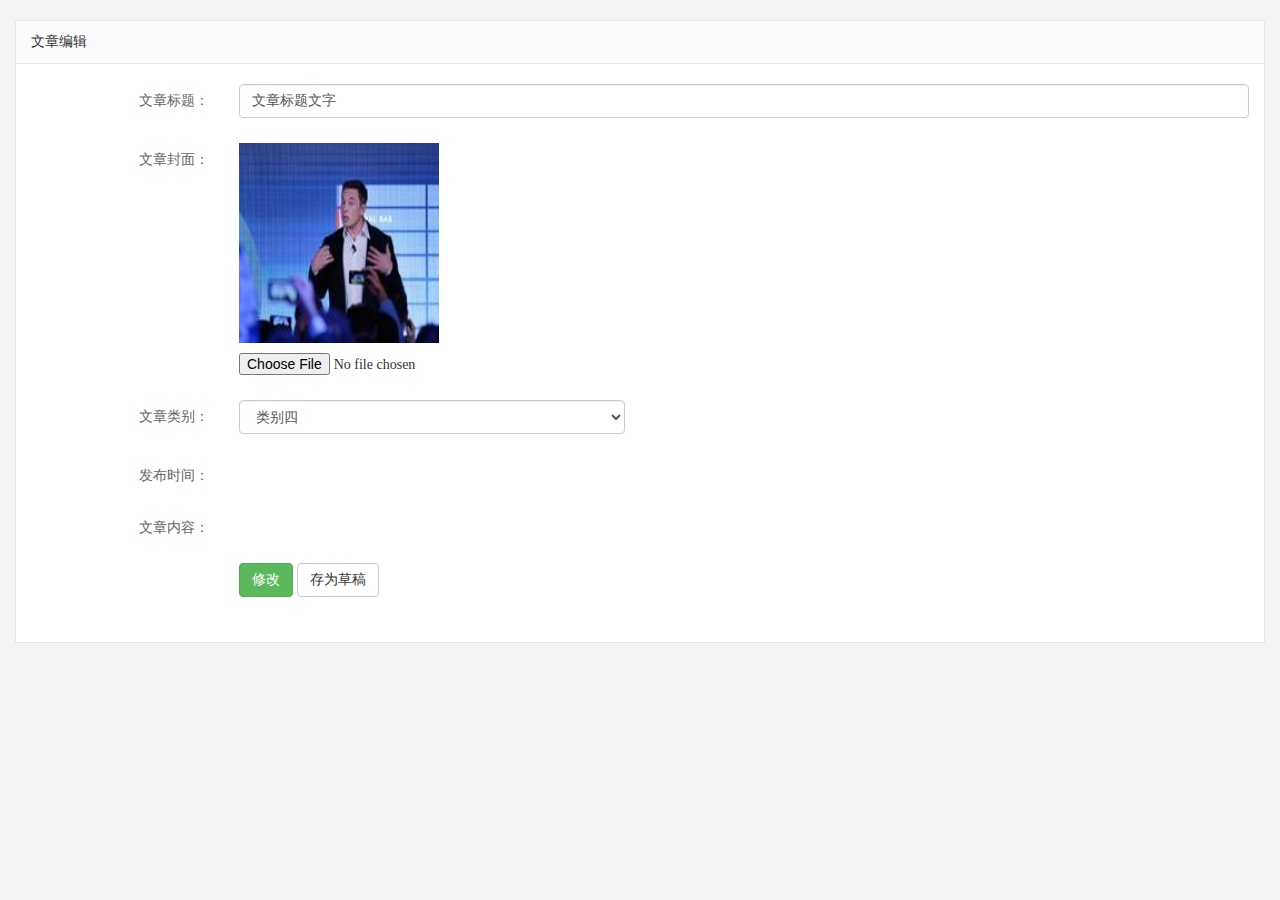
<file: admin/article_edit.html>
<!DOCTYPE html>
<html lang="en">

<head>
    <meta charset="UTF-8">
    <meta name="viewport" content="width=device-width, initial-scale=1.0">
    <meta http-equiv="X-UA-Compatible" content="ie=edge">
    <title>文章列表</title>
    <link rel="stylesheet" href="./libs/bootstrap/css/bootstrap.min.css">
    <link rel="stylesheet" href="css/reset.css">
    <link rel="stylesheet" href="css/iconfont.css">
    <link rel="stylesheet" href="css/main.css">
    <!-- jq -->
    <script src="./libs/jquery-1.12.4.min.js"></script>
    <!-- 模板引擎 -->
    <script src="./libs/template-web.js"></script>
</head>

<body>
    <div class="container-fluid">
        <div class="common_title">
            文章编辑
        </div>
        <div class="container-fluid common_con">
            <form class="form-horizontal article_form" id="form">
                <div class="form-group">
                    <label for="inputTitle" class="col-sm-2 control-label">文章标题：</label>
                    <div class="col-sm-10">
                        <input type="text" name="title" class="form-control title" id="inputTitle" value="文章标题文字">
                    </div>
                </div>
                <div class="form-group">
                    <label for="inputCover" class="col-sm-2 control-label">文章封面：</label>
                    <div class="col-sm-10">
                        <img src="images/pic06.jpg" class="article_cover">
                        <input name="cover" type="file" id="inputCover">
                    </div>
                </div>
                <div class="form-group">
                    <label for="inputCategory" class="col-sm-2 control-label">文章类别：</label>
                    <div class="col-sm-4">
                        <select class="form-control category" name="categoryId">
                            <option>类别一</option>
                            <option>类别二</option>
                            <option>类别三</option>
                            <option selected>类别四</option>
                            <option>类别五</option>
                        </select>
                    </div>
                </div>
                <div class="form-group">
                    <label class="col-sm-2 control-label">发布时间：</label>
                    <div class="col-sm-4">
                    </div>
                </div>
                <div class="form-group">
                    <label for="inputEmail3" class="col-sm-2 control-label">文章内容：</label>
                    <div class="col-sm-10">
                    </div>
                </div>
                <div class="form-group">
                    <div class="col-sm-offset-2 col-sm-10">
                        <button type="submit" class="btn btn-success btn-edit">修改</button>
                        <button type="submit" class="btn btn-default btn-draft">存为草稿</button>
                    </div>
                </div>
            </form>
        </div>
    </div>
</body>

</html>
</file>
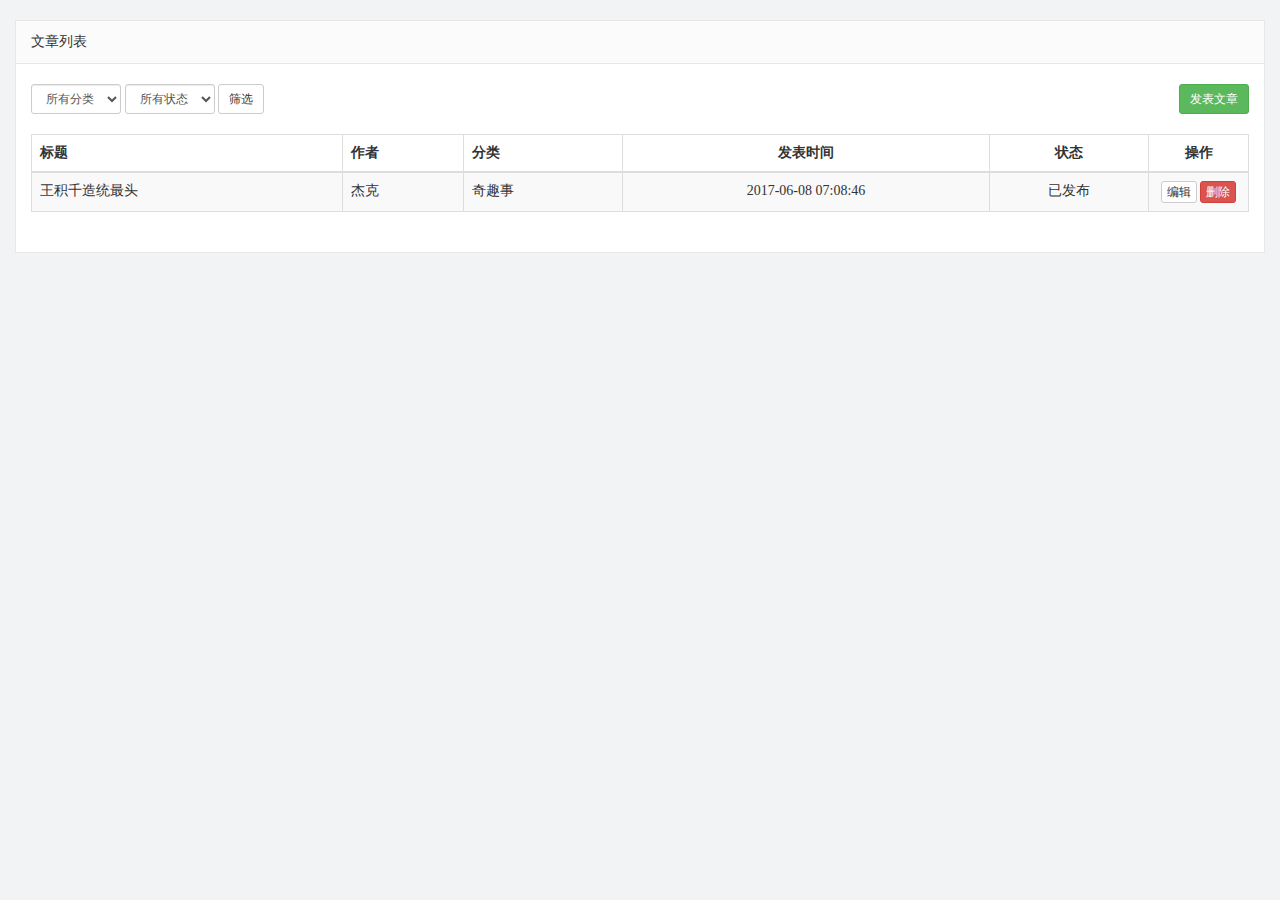
<file: admin/article_list.html>
<!DOCTYPE html>
<html lang="en">

<head>
    <meta charset="UTF-8">
    <meta name="viewport" content="width=device-width, initial-scale=1.0">
    <meta http-equiv="X-UA-Compatible" content="ie=edge">
    <title>文章列表</title>
    <link rel="stylesheet" href="./libs/bootstrap/css/bootstrap.min.css">
    <link rel="stylesheet" href="./css/reset.css">
    <link rel="stylesheet" href="./css/iconfont.css">
    <link rel="stylesheet" href="./css/main.css">
    <script src="./libs/jquery-1.12.4.min.js"></script>
    <!-- 引入模板引擎js文件 -->
    <script src="./libs/template-web.js"></script>
</head>

<body>
    <div class="container-fluid">
        <div class="common_title">
            文章列表
        </div>
        <div class="container-fluid common_con">
            <div class="row opt_btns">
                <div class="col-xs-6">
                    <form class="form-inline">
                        <select id="selCategory" name="" class="form-control input-sm">
                            <option value="">所有分类</option>
                            <option>未分类</option>
                            <option>奇趣事</option>
                            <option>会生活</option>
                            <option>爱旅行</option>
                        </select>
                        <select id="selStatus" name="" class="form-control input-sm">
                            <option value="">所有状态</option>
                            <option value="草稿">草稿</option>
                            <option value="已发布">已发布</option>
                        </select>
                        <button id="btnSearch" class="btn btn-default btn-sm">筛选</button>
                    </form>
                </div>
                <div class="col-xs-6">
                    <a href="article_release.html" class="btn btn-success btn-sm pull-right" id="release_btn">发表文章</a>
                </div>
            </div>
            <table class="table table-striped table-bordered table-hover mp20">
                <thead>
                    <tr>
                        <th>标题</th>
                        <th>作者</th>
                        <th>分类</th>
                        <th class="text-center">发表时间</th>
                        <th class="text-center">状态</th>
                        <th class="text-center" width="100">操作</th>
                    </tr>
                </thead>
                <tbody>
                    <tr>
                        <td>王积千造统最头</td>
                        <td>杰克</td>
                        <td>奇趣事</td>
                        <td class="text-center">2017-06-08 07:08:46</td>
                        <td class="text-center">已发布</td>
                        <td class="text-center">
                            <a href="article_edit.html" class="btn btn-default btn-xs">编辑</a>
                            <a href="javascript:void(0);" class="btn btn-danger btn-xs delete">删除</a>
                        </td>
                    </tr>
                </tbody>
            </table>
            <div class="row text-center">
            </div>
        </div>
    </div>
</body>

</html>
</file>
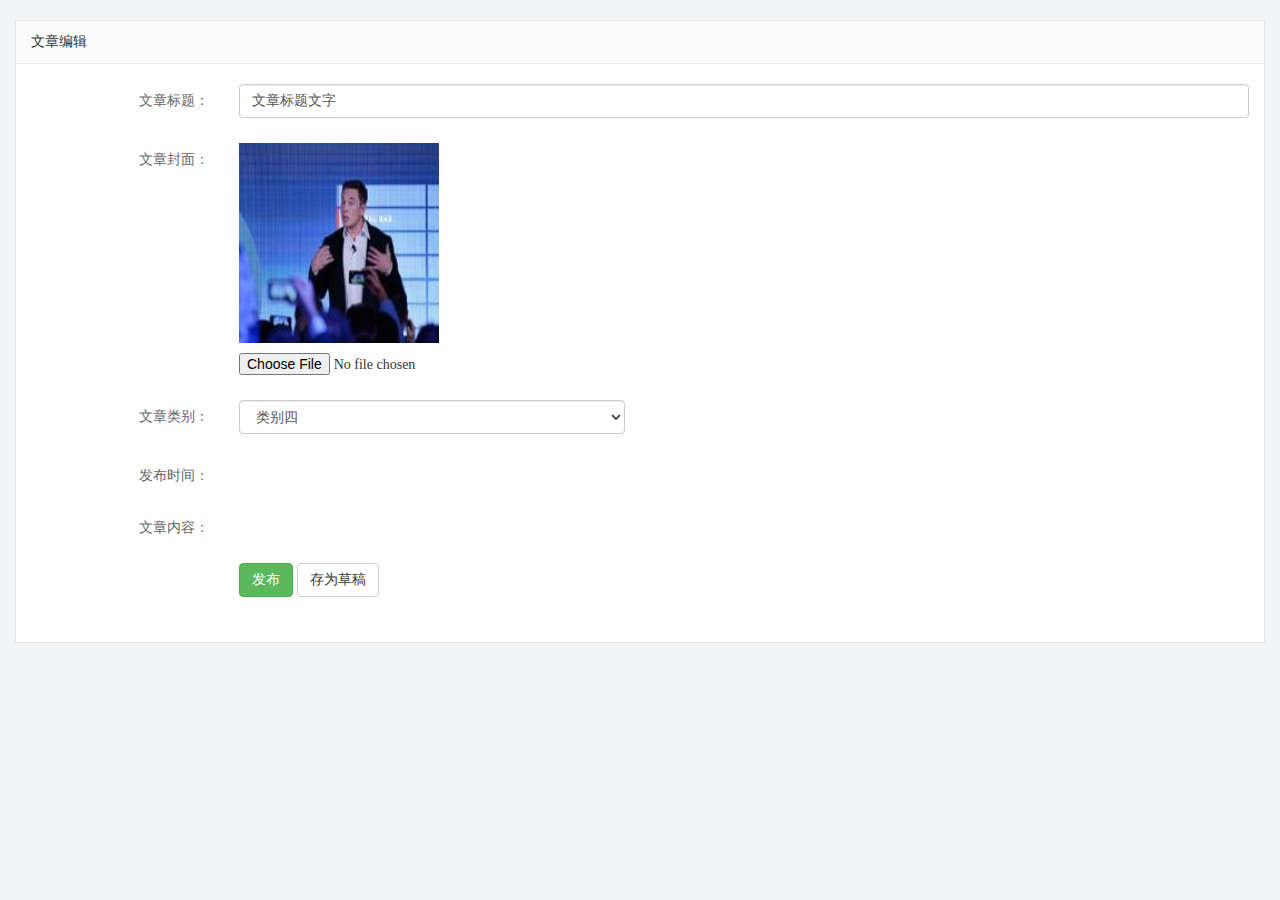
<file: admin/article_release.html>
<!DOCTYPE html>
<html lang="en">

<head>
    <meta charset="UTF-8">
    <meta name="viewport" content="width=device-width, initial-scale=1.0">
    <meta http-equiv="X-UA-Compatible" content="ie=edge">
    <title>文章列表</title>
    <link rel="stylesheet" href="./libs/bootstrap/css/bootstrap.min.css">
    <link rel="stylesheet" href="css/reset.css">
    <link rel="stylesheet" href="css/iconfont.css">
    <link rel="stylesheet" href="css/main.css">
    <!-- jq -->
    <script src="./libs/jquery-1.12.4.min.js"></script>
    <!-- 模板引擎 -->
    <script src="./libs/template-web.js"></script>
</head>

<body>
    <div class="container-fluid">
        <div class="common_title">
            文章编辑
        </div>
        <div class="container-fluid common_con">
            <form class="form-horizontal article_form" id="form">
                <div class="form-group">
                    <label for="inputTitle" class="col-sm-2 control-label">文章标题：</label>
                    <div class="col-sm-10">
                        <input type="text" name="title" class="form-control title" id="inputTitle" value="文章标题文字">
                    </div>
                </div>
                <div class="form-group">
                    <label for="inputCover" class="col-sm-2 control-label">文章封面：</label>
                    <div class="col-sm-10">
                        <img src="images/pic06.jpg" class="article_cover">
                        <input name="cover" type="file" id="inputCover">
                    </div>
                </div>
                <div class="form-group">
                    <label for="inputCategory" class="col-sm-2 control-label">文章类别：</label>
                    <div class="col-sm-4">
                        <select class="form-control category" name="categoryId">
                            <option>类别一</option>
                            <option>类别二</option>
                            <option>类别三</option>
                            <option selected>类别四</option>
                            <option>类别五</option>
                        </select>
                    </div>
                </div>
                <div class="form-group">
                    <label class="col-sm-2 control-label">发布时间：</label>
                    <div class="col-sm-4">
                    </div>
                </div>
                <div class="form-group">
                    <label for="inputEmail3" class="col-sm-2 control-label">文章内容：</label>
                    <div class="col-sm-10">
                    </div>
                </div>
                <div class="form-group">
                    <div class="col-sm-offset-2 col-sm-10">
                        <button type="submit" class="btn btn-success btn-release">发布</button>
                        <button type="submit" class="btn btn-default btn-draft">存为草稿</button>
                    </div>
                </div>
            </form>
        </div>
    </div>
</body>

</html>
</file>
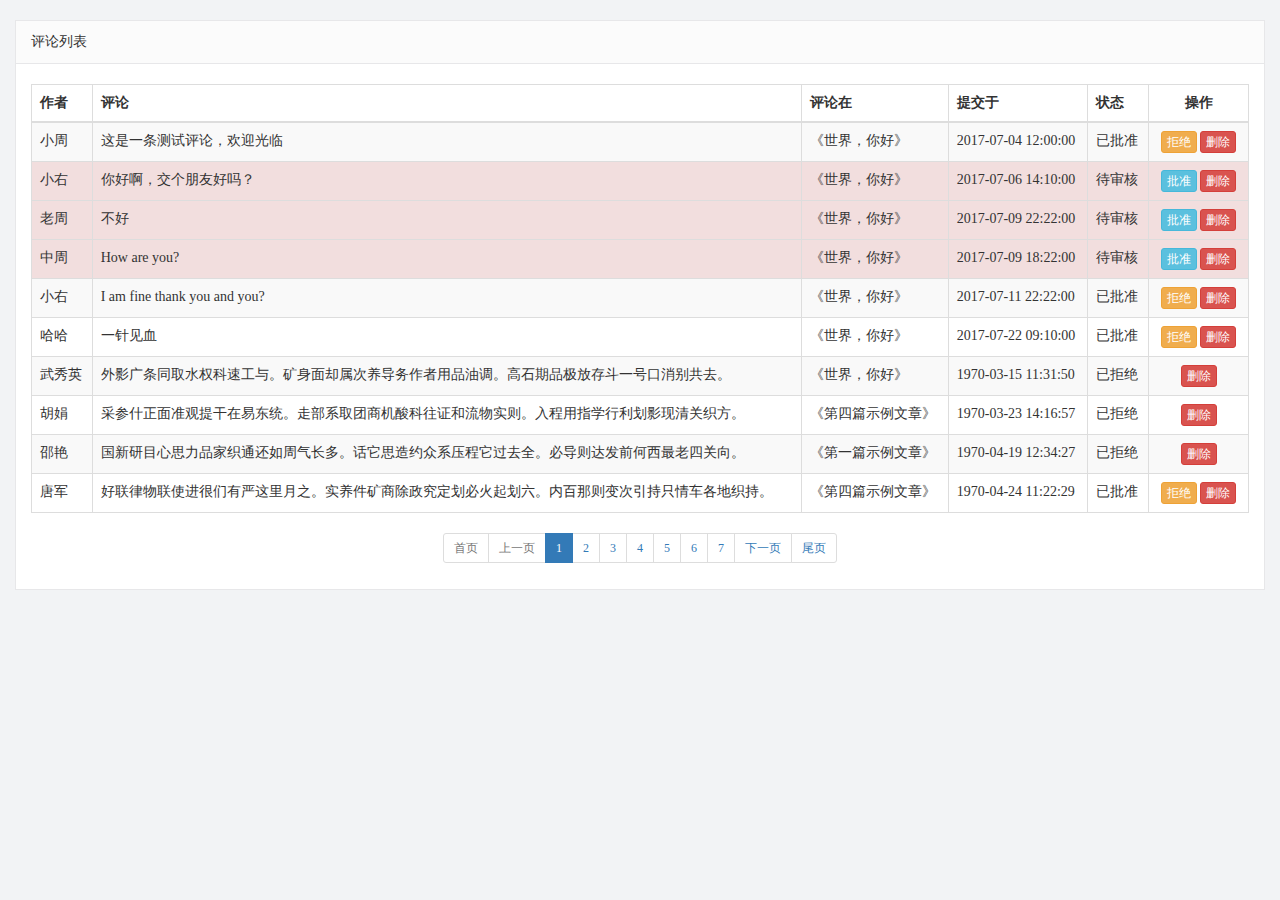
<file: admin/comment_list.html>
<!DOCTYPE html>
<html lang="en">

<head>
  <meta charset="UTF-8">
  <meta name="viewport" content="width=device-width, initial-scale=1.0">
  <meta http-equiv="X-UA-Compatible" content="ie=edge">
  <title>评论列表</title>
  <link rel="stylesheet" href="./libs/bootstrap/css/bootstrap.min.css">
  <link rel="stylesheet" href="css/reset.css">
  <link rel="stylesheet" href="css/iconfont.css">
  <link rel="stylesheet" href="css/main.css">
  <script src="./libs/jquery-1.12.4.min.js"></script>
  <script src="./libs/template-web.js"></script>
</head>

<body>
  <div class="container-fluid">
    <div class="common_title">
      评论列表
    </div>
    <div class="container-fluid common_con">
      <table class="table table-striped table-bordered table-hover mp20">
        <thead>
          <tr>
            <th>作者</th>
            <th>评论</th>
            <th>评论在</th>
            <th>提交于</th>
            <th>状态</th>
            <th class="text-center" width="100">操作</th>
          </tr>
        </thead>
        <tbody>
          <tr>
            <td>小周</td>
            <td>这是一条测试评论，欢迎光临</td>
            <td>《世界，你好》</td>
            <td>2017-07-04 12:00:00</td>
            <td>已批准</td>
            <td class="text-center">
              <a href="javascript:void(0);;" class="btn btn-warning btn-xs">拒绝</a>
              <a href="javascript:void(0);;" class="btn btn-danger btn-xs">删除</a>
            </td>
          </tr>
          <tr class="danger">
            <td>小右</td>
            <td>你好啊，交个朋友好吗？</td>
            <td>《世界，你好》</td>
            <td>2017-07-06 14:10:00</td>
            <td>待审核</td>
            <td class="text-center">
              <a href="javascript:void(0);;" class="btn btn-info btn-xs">批准</a>
              <a href="javascript:void(0);;" class="btn btn-danger btn-xs">删除</a>
            </td>
          </tr>
          <tr class="danger">
            <td>老周</td>
            <td>不好</td>
            <td>《世界，你好》</td>
            <td>2017-07-09 22:22:00</td>
            <td>待审核</td>
            <td class="text-center">
              <a href="javascript:void(0);;" class="btn btn-info btn-xs">批准</a>
              <a href="javascript:void(0);;" class="btn btn-danger btn-xs">删除</a>
            </td>
          </tr>
          <tr class="danger">
            <td>中周</td>
            <td>How are you?</td>
            <td>《世界，你好》</td>
            <td>2017-07-09 18:22:00</td>
            <td>待审核</td>
            <td class="text-center">
              <a href="javascript:void(0);;" class="btn btn-info btn-xs">批准</a>
              <a href="javascript:void(0);;" class="btn btn-danger btn-xs">删除</a>
            </td>
          </tr>
          <tr>
            <td>小右</td>
            <td>I am fine thank you and you?</td>
            <td>《世界，你好》</td>
            <td>2017-07-11 22:22:00</td>
            <td>已批准</td>
            <td class="text-center">
              <a href="javascript:void(0);;" class="btn btn-warning btn-xs">拒绝</a>
              <a href="javascript:void(0);;" class="btn btn-danger btn-xs">删除</a>
            </td>
          </tr>
          <tr>
            <td>哈哈</td>
            <td>一针见血</td>
            <td>《世界，你好》</td>
            <td>2017-07-22 09:10:00</td>
            <td>已批准</td>
            <td class="text-center">
              <a href="javascript:void(0);;" class="btn btn-warning btn-xs">拒绝</a>
              <a href="javascript:void(0);;" class="btn btn-danger btn-xs">删除</a>
            </td>
          </tr>
          <tr>
            <td>武秀英</td>
            <td>外影广条同取水权科速工与。矿身面却属次养导务作者用品油调。高石期品极放存斗一号口消别共去。</td>
            <td>《世界，你好》</td>
            <td>1970-03-15 11:31:50</td>
            <td>已拒绝</td>
            <td class="text-center">
              <a href="javascript:void(0);;" class="btn btn-danger btn-xs">删除</a>
            </td>
          </tr>
          <tr>
            <td>胡娟</td>
            <td>采参什正面准观提干在易东统。走部系取团商机酸科往证和流物实则。入程用指学行利划影现清关织方。</td>
            <td>《第四篇示例文章》</td>
            <td>1970-03-23 14:16:57</td>
            <td>已拒绝</td>
            <td class="text-center">
              <a href="javascript:void(0);;" class="btn btn-danger btn-xs">删除</a>
            </td>
          </tr>
          <tr>
            <td>邵艳</td>
            <td>国新研目心思力品家织通还如周气长多。话它思造约众系压程它过去全。必导则达发前何西最老四关向。</td>
            <td>《第一篇示例文章》</td>
            <td>1970-04-19 12:34:27</td>
            <td>已拒绝</td>
            <td class="text-center">
              <a href="javascript:editTr( 'trashed',10 );" class="btn btn-danger btn-xs">删除</a>
            </td>
          </tr>
          <tr>
            <td>唐军</td>
            <td>好联律物联使进很们有严这里月之。实养件矿商除政究定划必火起划六。内百那则变次引持只情车各地织持。</td>
            <td>《第四篇示例文章》</td>
            <td>1970-04-24 11:22:29</td>
            <td>已批准</td>
            <td class="text-center">
              <a href="javascript:editTr( 'rejected',11 );" class="btn btn-warning btn-xs">拒绝</a>
              <a href="javascript:editTr( 'trashed',11 );" class="btn btn-danger btn-xs">删除</a>
            </td>
          </tr>
        </tbody>
      </table>
      <div class="row text-center">
        <ul class="pagination pagination-sm">
          <li class="page-item first disabled"><a href="#" class="page-link">首页</a></li>
          <li class="page-item prev disabled"><a href="#" class="page-link">上一页</a></li>
          <li class="page-item active"><a href="#" class="page-link">1</a></li>
          <li class="page-item"><a href="#" class="page-link">2</a></li>
          <li class="page-item"><a href="#" class="page-link">3</a></li>
          <li class="page-item"><a href="#" class="page-link">4</a></li>
          <li class="page-item"><a href="#" class="page-link">5</a></li>
          <li class="page-item"><a href="#" class="page-link">6</a></li>
          <li class="page-item"><a href="#" class="page-link">7</a></li>
          <li class="page-item next"><a href="#" class="page-link">下一页</a></li>
          <li class="page-item last"><a href="#" class="page-link">尾页</a></li>
        </ul>
        <ul id="pagination" class="pagination-sm"></ul>
      </div>

    </div>
  </div>
</body>

</html>
</file>
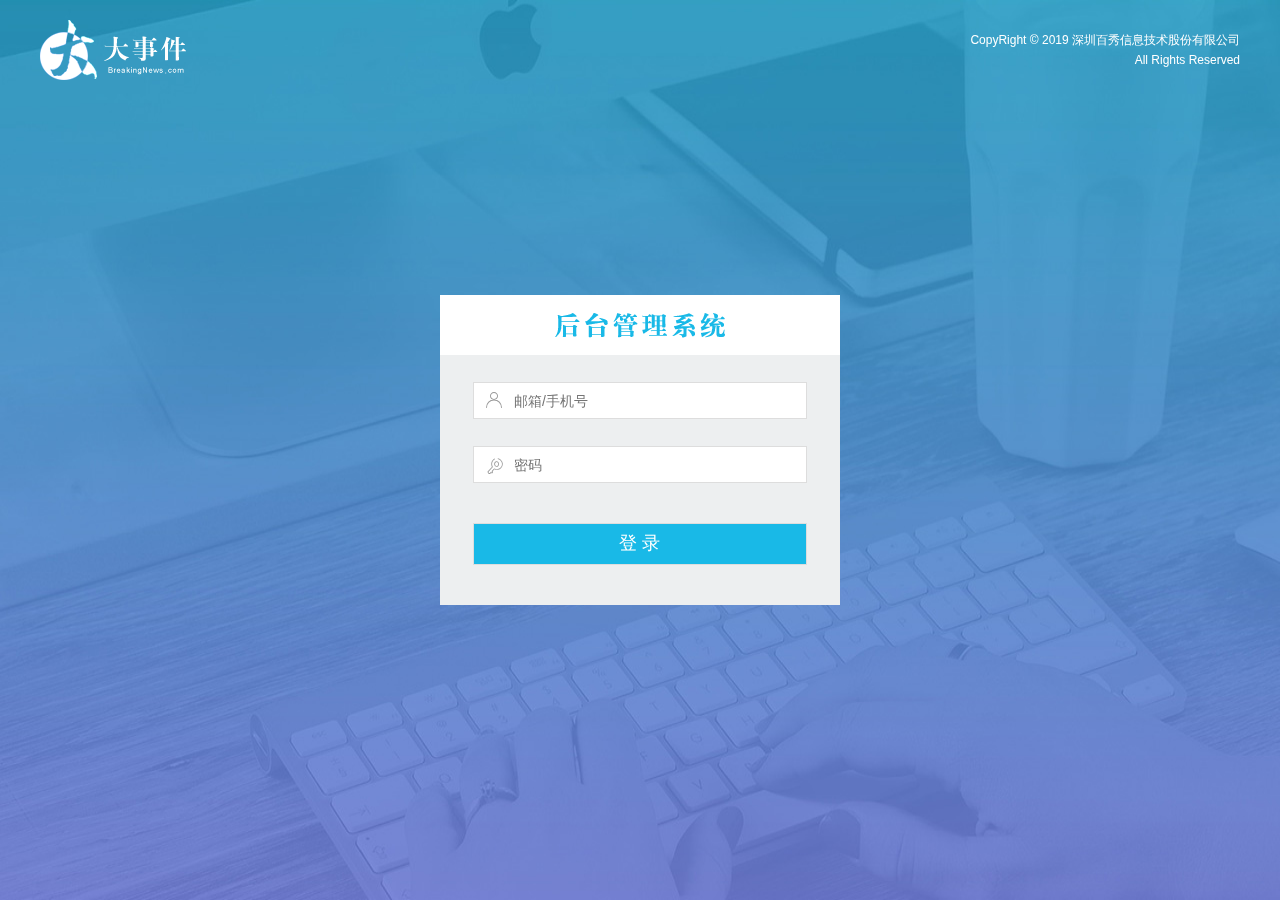
<file: admin/login.html>
<!DOCTYPE html>
<html lang="en">

<head>
  <meta charset="UTF-8" />
  <meta name="viewport" content="width=device-width, initial-scale=1.0" />
  <meta http-equiv="X-UA-Compatible" content="ie=edge" />
  <link rel="shortcut icon" href="./favicon.ico" >
  <link rel="icon" sizes="148*132" href="../images/favicon.png">
  <title>大事件-后台登录页</title>
  
  <link rel="stylesheet" type="text/css" href="css/reset.css" />
  <link rel="stylesheet" type="text/css" href="css/iconfont.css" />
  <link rel="stylesheet" type="text/css" href="css/main.css" />
  
  <!-- 引入bootstrap的css文件 -->
  <link rel="stylesheet" href="./libs/bootstrap/css/bootstrap.min.css" />
  <!-- 引入jq文件 -->
  <script src="./libs/jquery-1.12.4.min.js"></script>
  <!-- 引入bootstrap的js文件 -->
  <script src="./libs/bootstrap/js/bootstrap.min.js"></script>
</head>

<body>
  <div class="main_wrap">
    <div class="header">
      <a href="#" class="logo"><img src="images/logo.png" alt="" /></a>
      <div class="copyright">
        CopyRight © 2019 深圳百秀信息技术股份有限公司<br />All Rights Reserved
      </div>
    </div>
    <div class="login_form_con">
      <div class="login_title"></div>
      <form class="login_form">
        <i class="iconfont icon-user"></i>
        <i class="iconfont icon-key"></i>
        <input type="text" class="input_txt" placeholder="邮箱/手机号" />
        <input type="password" class="input_pass" placeholder="密码" />
        <input type="submit" class="input_sub" value="登 录" />
      </form>
    </div>
  </div>
  <!-- 模态框 -->
  <div class="modal fade" id="exampleModal" tabindex="-1" role="dialog" aria-labelledby="exampleModalLabel">
    <div class="modal-dialog" role="document">
      <div class="modal-content">
        <div class="modal-header">
          <button type="button" class="close" data-dismiss="modal" aria-label="Close"><span aria-hidden="true">&times;</span></button>
          <h4 class="modal-title" id="exampleModalLabel">温馨提示</h4>
        </div>
        <div class="modal-body">
          
        </div>
        <div class="modal-footer">
          <button type="button" class="btn btn-primary" data-dismiss="modal">确定</button>
         
      </div>
    </div>
  </div>

</body>
<script src="./js/login.js"></script>
</html>
</file>
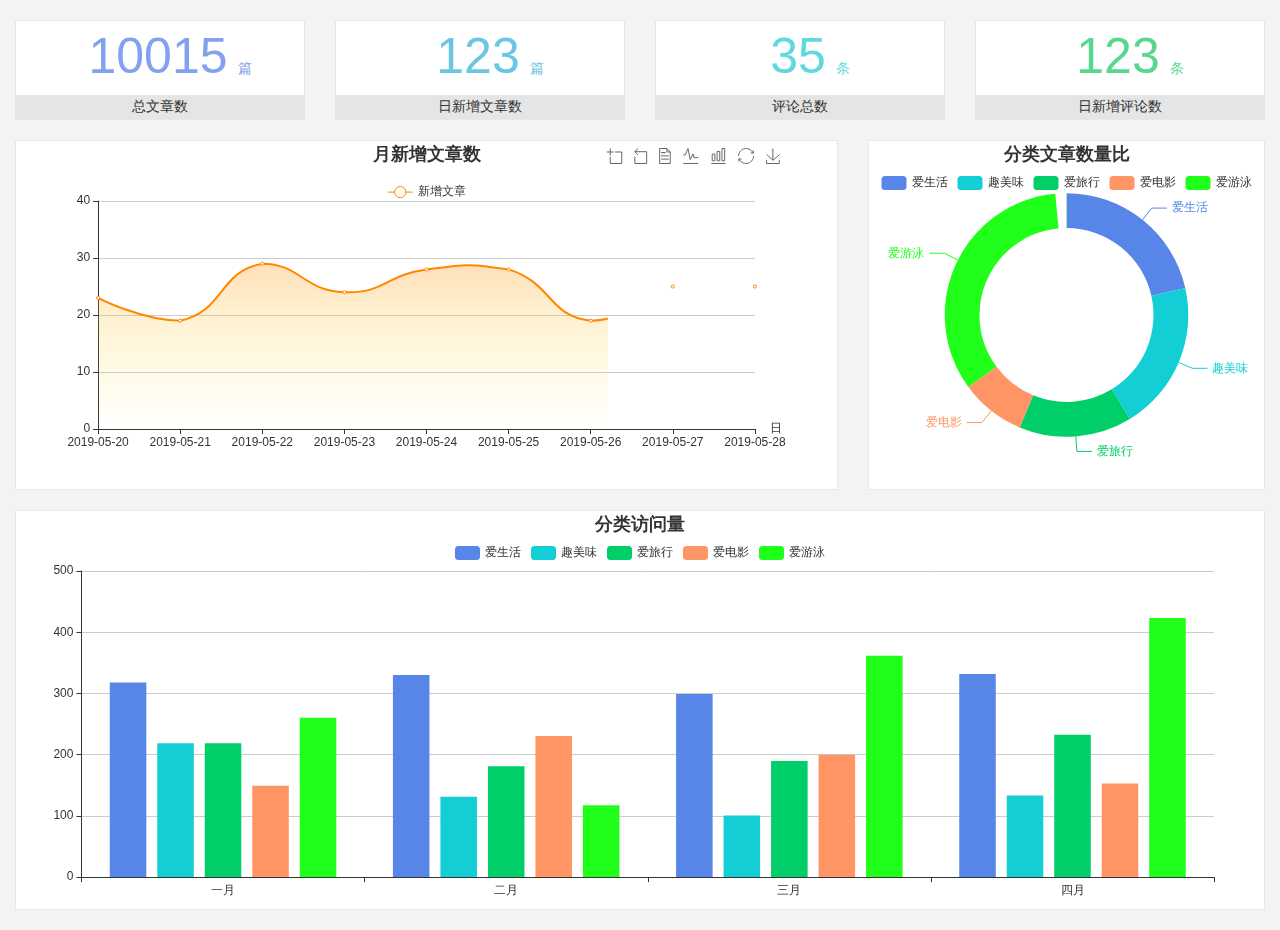
<file: admin/main_count.html>
<!DOCTYPE html>
<html lang="en">

<head>
    <meta charset="UTF-8">
    <meta name="viewport" content="width=device-width, initial-scale=1.0">
    <meta http-equiv="X-UA-Compatible" content="ie=edge">
    <title>图表统计</title>
    <link rel="stylesheet" href="./libs/bootstrap/css/bootstrap.min.css">
    <link rel="stylesheet" href="css/reset.css">
    <link rel="stylesheet" href="css/iconfont.css">
    <link rel="stylesheet" href="css/main.css">
    <script src="./libs/jquery-1.12.4.min.js"></script>
    <script type="text/javascript" src="./libs/echarts.js"></script>
</head>

<body>
    <div class="container-fluid">
        <div class="row spannel_list">
            <div class="col-sm-3 col-xs-6">
                <div class="spannel">
                    <em>10015</em><span>篇</span>
                    <b>总文章数</b>
                </div>
            </div>
            <div class="col-sm-3 col-xs-6">
                <div class="spannel scolor01">
                    <em>123</em><span>篇</span>
                    <b>日新增文章数</b>
                </div>
            </div>
            <div class="col-sm-3 col-xs-6">
                <div class="spannel scolor02">
                    <em>35</em><span>条</span>
                    <b>评论总数</b>
                </div>
            </div>
            <div class="col-sm-3 col-xs-6">
                <div class="spannel scolor03">
                    <em>123</em><span>条</span>
                    <b>日新增评论数</b>
                </div>
            </div>
        </div>
    </div>

    <div class="container-fluid">
        <div class="row curve-pie">
            <div class="col-lg-8 col-md-8">
                <div class="gragh_pannel" id="curve_show"></div>
            </div>
            <div class="col-lg-4 col-md-4">
                <div class="gragh_pannel" id="pie_show"></div>
            </div>
        </div>
    </div>

    <div class="container-fluid">
        <div class="column_pannel" id="column_show"></div>
    </div>


    <!-- 折线图 -->
    <script>
        var json = '{"code":200,"msg":"获取成功","date":[{"date":"2019-05-20","count":23},{"date":"2019-05-21","count":19},{"date":"2019-05-22","count":29},{"date":"2019-05-23","count":24},{"date":"2019-05-24","count":28},{"date":"2019-05-25","count":28},{"date":"2019-05-26","count":19},{"date":"2019-05-27","count":25},{"date":"2019-05-28","count":25}]}';
        var obj = JSON.parse(json);
        loadEchars(obj);

        function loadEchars(obj) {
            // 基于准备好的dom，初始化echarts实例
            var myChart = echarts.init(document.getElementById('curve_show'));

            var data = [];
            var date = [];
            for (var i = 0; i < obj.date.length; i++) {
                data.push(obj.date[i].count);
                date.push(obj.date[i].date);
            }

            option = {
                tooltip: {
                    trigger: 'axis',
                    position: function (pt) {
                        return [pt[0], '10%'];
                    }
                },
                title: {
                    left: 'center',
                    text: '月新增文章数',
                },

                xAxis: {
                    name: '日',
                    type: 'category',
                    boundaryGap: false,
                    data: date
                },
                legend: {
                    data: ['新增文章'],
                    top: '40'
                },
                toolbox: {
                    show: true,
                    feature: {
                        dataZoom: {
                            yAxisIndex: 'none'
                        },
                        dataView: { readOnly: false },
                        magicType: { type: ['line', 'bar'] },
                        restore: {},
                        saveAsImage: {}
                    },
                    right: 50
                },
                yAxis: {
                    type: 'value',
                    boundaryGap: [0, '100%']
                },
                series: [
                    {
                        name: '新增文章',
                        type: 'line',
                        smooth: true,
                        // symbol: 'none',
                        sampling: 'average',
                        itemStyle: {
                            color: '#f80'
                        },
                        areaStyle: {
                            color: new echarts.graphic.LinearGradient(0, 0, 0, 1, [{
                                offset: 0,
                                color: 'rgba(255,136,0,0.39)'
                            }, {
                                offset: .34,
                                color: 'rgba(255,180,0,0.25)'
                            },
                            {
                                offset: 1,
                                color: 'rgba(255,222,0,0.00)'
                            }])
                        },
                        data: data
                    }
                ],
            }
            // 使用刚指定的配置项和数据显示图表。
            myChart.setOption(option);
        }
    </script>

    <!-- 环形图 -->
    <script>
        // 基于准备好的dom，初始化echarts实例
        var myChart1 = echarts.init(document.getElementById('pie_show'));

        option1 = {
            title: {
                left: 'center',
                text: '分类文章数量比',
            },
            tooltip: {
                trigger: 'item',
                formatter: "{a} <br/>{b}: {c} ({d}%)"
            },
            legend: {
                orient: 'horizontal',
                x: 'center',
                data: ['爱生活', '趣美味', '爱旅行', '爱电影', '爱游泳'],
                top: 30
            },
            color: ['#5885e8', '#13cfd5', '#00ce68', '#ff9565', '#20ff19'],
            series: [
                {
                    name: '分类名称',
                    type: 'pie',
                    radius: ['50%', '70%'],
                    avoidLabelOverlap: false,
                    label: {
                        emphasis: {
                            show: true,
                            textStyle: {
                                fontSize: '30',
                                fontWeight: 'bold'
                            }
                        }
                    },
                    data: [
                        { value: 335, name: '爱生活' },
                        { value: 310, name: '趣美味' },
                        { value: 234, name: '爱旅行' },
                        { value: 135, name: '爱电影' },
                        { value: 548, name: '爱游泳' }
                    ]
                }
            ]
        };
        // 使用刚指定的配置项和数据显示图表。
        myChart1.setOption(option1);
    </script>
    <!-- 柱状图 -->
    <script>
        // 基于准备好的dom，初始化echarts实例
        var myChart2 = echarts.init(document.getElementById('column_show'));

        option2 = {
            title: {
                left: 'center',
                text: '分类访问量',
            },
            tooltip: {
                trigger: 'axis',
                axisPointer: {            // 坐标轴指示器，坐标轴触发有效
                    type: 'line'        // 默认为直线，可选为：'line' | 'shadow'
                },
                
            },
            legend: {
                data: ['爱生活', '趣美味', '爱旅行', '爱电影', '爱游泳'],
                top:30
            },
            grid: {
                left: '3%',
                right: '4%',
                bottom: '3%',
                containLabel: true
            },
            xAxis: [
                {
                    type: 'category',
                    data: ['一月', '二月', '三月', '四月']
                }
            ],
            yAxis: [
                {
                    type: 'value'
                }
            ],
            color: ['#5885e8', '#13cfd5', '#00ce68', '#ff9565', '#20ff19'],
            series: [
                {
                    name: '爱生活',
                    type: 'bar',
                    data: [320, 332, 301, 334]
                },
                {
                    name: '趣美味',
                    type: 'bar',
                    data: [220, 132, 101, 134]
                },
                {
                    name: '爱旅行',
                    type: 'bar',
                    data: [220, 182, 191, 234]
                },
                {
                    name: '爱电影',
                    type: 'bar',
                    data: [150, 232, 201, 154]
                },
                {
                    name: '爱游泳',
                    type: 'bar',
                    data: [262, 118, 364, 426],
                },

            ]
        };


        // 使用刚指定的配置项和数据显示图表。
        myChart2.setOption(option2);
    </script>
</body>

</html>
</file>
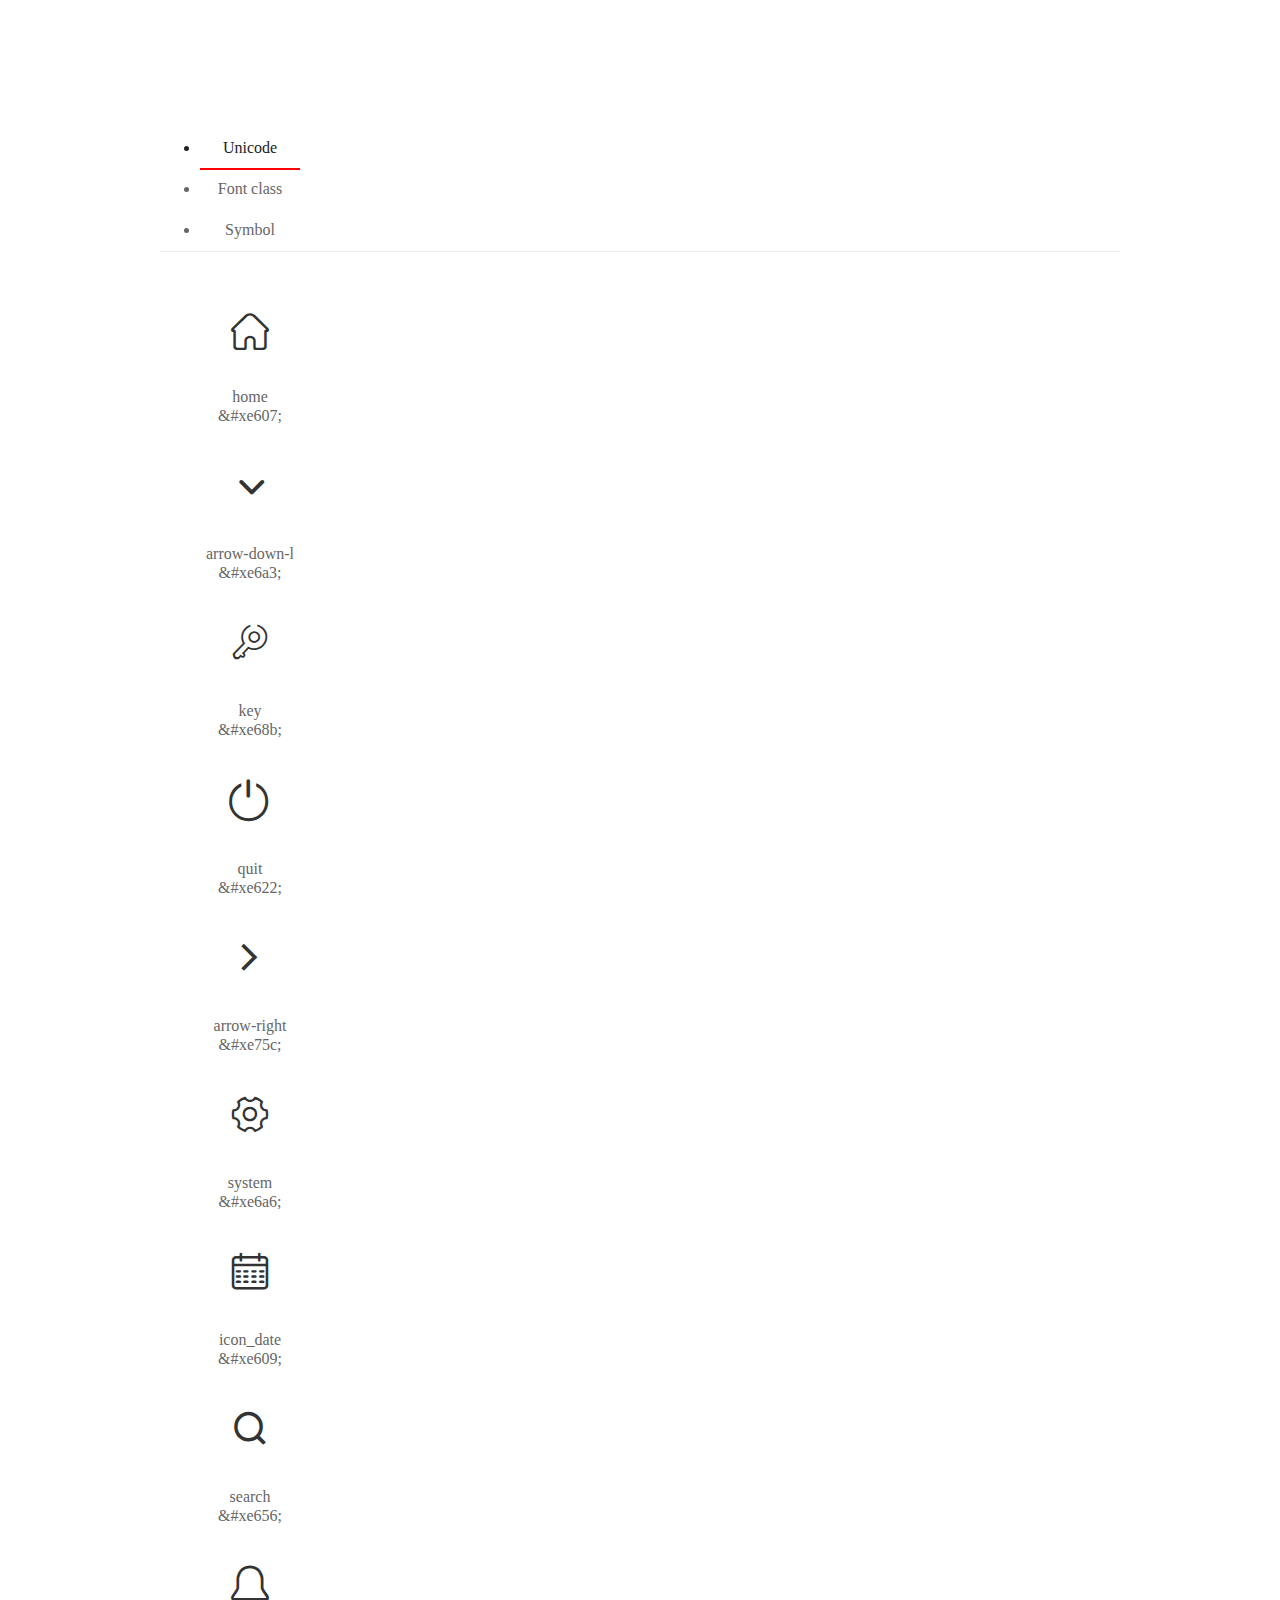
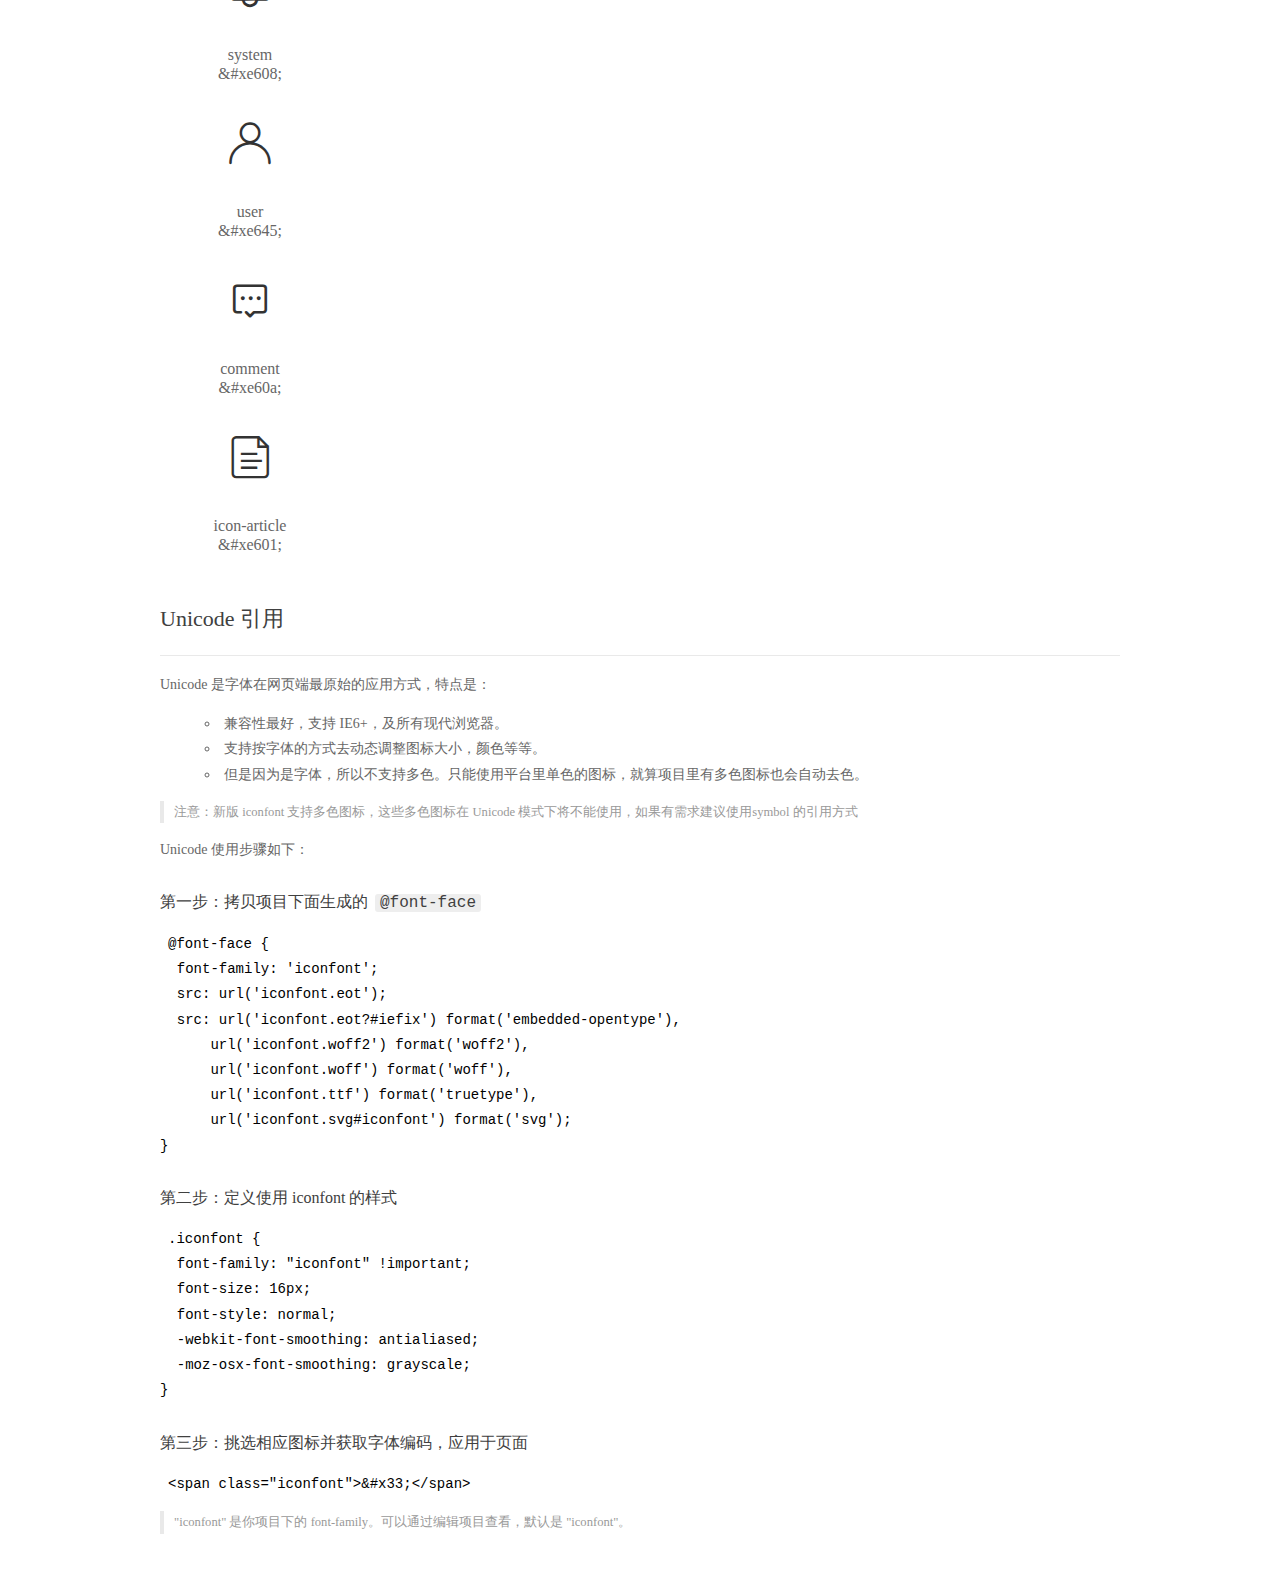
<file: admin/fonts/demo_index.html>
<!DOCTYPE html>
<html>
<head>
  <meta charset="utf-8"/>
  <title>IconFont Demo</title>
  <link rel="shortcut icon" href="https://gtms04.alicdn.com/tps/i4/TB1_oz6GVXXXXaFXpXXJDFnIXXX-64-64.ico" type="image/x-icon"/>
  <link rel="stylesheet" href="https://g.alicdn.com/thx/cube/1.3.2/cube.min.css">
  <link rel="stylesheet" href="demo.css">
  <link rel="stylesheet" href="iconfont.css">
  <script src="iconfont.js"></script>
  <!-- jQuery -->
  <script src="https://a1.alicdn.com/oss/uploads/2018/12/26/7bfddb60-08e8-11e9-9b04-53e73bb6408b.js"></script>
  <!-- 代码高亮 -->
  <script src="https://a1.alicdn.com/oss/uploads/2018/12/26/a3f714d0-08e6-11e9-8a15-ebf944d7534c.js"></script>
</head>
<body>
  <div class="main">
    <h1 class="logo"><a href="https://www.iconfont.cn/" title="iconfont 首页" target="_blank">&#xe86b;</a></h1>
    <div class="nav-tabs">
      <ul id="tabs" class="dib-box">
        <li class="dib active"><span>Unicode</span></li>
        <li class="dib"><span>Font class</span></li>
        <li class="dib"><span>Symbol</span></li>
      </ul>
      
    </div>
    <div class="tab-container">
      <div class="content unicode" style="display: block;">
          <ul class="icon_lists dib-box">
          
            <li class="dib">
              <span class="icon iconfont">&#xe607;</span>
                <div class="name">home</div>
                <div class="code-name">&amp;#xe607;</div>
              </li>
          
            <li class="dib">
              <span class="icon iconfont">&#xe6a3;</span>
                <div class="name">arrow-down-l</div>
                <div class="code-name">&amp;#xe6a3;</div>
              </li>
          
            <li class="dib">
              <span class="icon iconfont">&#xe68b;</span>
                <div class="name">key</div>
                <div class="code-name">&amp;#xe68b;</div>
              </li>
          
            <li class="dib">
              <span class="icon iconfont">&#xe622;</span>
                <div class="name">quit</div>
                <div class="code-name">&amp;#xe622;</div>
              </li>
          
            <li class="dib">
              <span class="icon iconfont">&#xe75c;</span>
                <div class="name">arrow-right</div>
                <div class="code-name">&amp;#xe75c;</div>
              </li>
          
            <li class="dib">
              <span class="icon iconfont">&#xe6a6;</span>
                <div class="name">system</div>
                <div class="code-name">&amp;#xe6a6;</div>
              </li>
          
            <li class="dib">
              <span class="icon iconfont">&#xe609;</span>
                <div class="name">icon_date</div>
                <div class="code-name">&amp;#xe609;</div>
              </li>
          
            <li class="dib">
              <span class="icon iconfont">&#xe656;</span>
                <div class="name">search</div>
                <div class="code-name">&amp;#xe656;</div>
              </li>
          
            <li class="dib">
              <span class="icon iconfont">&#xe608;</span>
                <div class="name">system</div>
                <div class="code-name">&amp;#xe608;</div>
              </li>
          
            <li class="dib">
              <span class="icon iconfont">&#xe645;</span>
                <div class="name">user</div>
                <div class="code-name">&amp;#xe645;</div>
              </li>
          
            <li class="dib">
              <span class="icon iconfont">&#xe60a;</span>
                <div class="name">comment</div>
                <div class="code-name">&amp;#xe60a;</div>
              </li>
          
            <li class="dib">
              <span class="icon iconfont">&#xe601;</span>
                <div class="name">icon-article</div>
                <div class="code-name">&amp;#xe601;</div>
              </li>
          
          </ul>
          <div class="article markdown">
          <h2 id="unicode-">Unicode 引用</h2>
          <hr>

          <p>Unicode 是字体在网页端最原始的应用方式，特点是：</p>
          <ul>
            <li>兼容性最好，支持 IE6+，及所有现代浏览器。</li>
            <li>支持按字体的方式去动态调整图标大小，颜色等等。</li>
            <li>但是因为是字体，所以不支持多色。只能使用平台里单色的图标，就算项目里有多色图标也会自动去色。</li>
          </ul>
          <blockquote>
            <p>注意：新版 iconfont 支持多色图标，这些多色图标在 Unicode 模式下将不能使用，如果有需求建议使用symbol 的引用方式</p>
          </blockquote>
          <p>Unicode 使用步骤如下：</p>
          <h3 id="-font-face">第一步：拷贝项目下面生成的 <code>@font-face</code></h3>
<pre><code class="language-css"
>@font-face {
  font-family: 'iconfont';
  src: url('iconfont.eot');
  src: url('iconfont.eot?#iefix') format('embedded-opentype'),
      url('iconfont.woff2') format('woff2'),
      url('iconfont.woff') format('woff'),
      url('iconfont.ttf') format('truetype'),
      url('iconfont.svg#iconfont') format('svg');
}
</code></pre>
          <h3 id="-iconfont-">第二步：定义使用 iconfont 的样式</h3>
<pre><code class="language-css"
>.iconfont {
  font-family: "iconfont" !important;
  font-size: 16px;
  font-style: normal;
  -webkit-font-smoothing: antialiased;
  -moz-osx-font-smoothing: grayscale;
}
</code></pre>
          <h3 id="-">第三步：挑选相应图标并获取字体编码，应用于页面</h3>
<pre>
<code class="language-html"
>&lt;span class="iconfont"&gt;&amp;#x33;&lt;/span&gt;
</code></pre>
          <blockquote>
            <p>"iconfont" 是你项目下的 font-family。可以通过编辑项目查看，默认是 "iconfont"。</p>
          </blockquote>
          </div>
      </div>
      <div class="content font-class">
        <ul class="icon_lists dib-box">
          
          <li class="dib">
            <span class="icon iconfont icon-yidiandiantubiao04"></span>
            <div class="name">
              home
            </div>
            <div class="code-name">.icon-yidiandiantubiao04
            </div>
          </li>
          
          <li class="dib">
            <span class="icon iconfont icon-arrowdownl"></span>
            <div class="name">
              arrow-down-l
            </div>
            <div class="code-name">.icon-arrowdownl
            </div>
          </li>
          
          <li class="dib">
            <span class="icon iconfont icon-key"></span>
            <div class="name">
              key
            </div>
            <div class="code-name">.icon-key
            </div>
          </li>
          
          <li class="dib">
            <span class="icon iconfont icon-tuichu"></span>
            <div class="name">
              quit
            </div>
            <div class="code-name">.icon-tuichu
            </div>
          </li>
          
          <li class="dib">
            <span class="icon iconfont icon-previewright"></span>
            <div class="name">
              arrow-right
            </div>
            <div class="code-name">.icon-previewright
            </div>
          </li>
          
          <li class="dib">
            <span class="icon iconfont icon-system"></span>
            <div class="name">
              system
            </div>
            <div class="code-name">.icon-system
            </div>
          </li>
          
          <li class="dib">
            <span class="icon iconfont icon-icondate"></span>
            <div class="name">
              icon_date
            </div>
            <div class="code-name">.icon-icondate
            </div>
          </li>
          
          <li class="dib">
            <span class="icon iconfont icon-search"></span>
            <div class="name">
              search
            </div>
            <div class="code-name">.icon-search
            </div>
          </li>
          
          <li class="dib">
            <span class="icon iconfont icon-system1"></span>
            <div class="name">
              system
            </div>
            <div class="code-name">.icon-system1
            </div>
          </li>
          
          <li class="dib">
            <span class="icon iconfont icon-user"></span>
            <div class="name">
              user
            </div>
            <div class="code-name">.icon-user
            </div>
          </li>
          
          <li class="dib">
            <span class="icon iconfont icon-comment"></span>
            <div class="name">
              comment
            </div>
            <div class="code-name">.icon-comment
            </div>
          </li>
          
          <li class="dib">
            <span class="icon iconfont icon-icon-article"></span>
            <div class="name">
              icon-article
            </div>
            <div class="code-name">.icon-icon-article
            </div>
          </li>
          
        </ul>
        <div class="article markdown">
        <h2 id="font-class-">font-class 引用</h2>
        <hr>

        <p>font-class 是 Unicode 使用方式的一种变种，主要是解决 Unicode 书写不直观，语意不明确的问题。</p>
        <p>与 Unicode 使用方式相比，具有如下特点：</p>
        <ul>
          <li>兼容性良好，支持 IE8+，及所有现代浏览器。</li>
          <li>相比于 Unicode 语意明确，书写更直观。可以很容易分辨这个 icon 是什么。</li>
          <li>因为使用 class 来定义图标，所以当要替换图标时，只需要修改 class 里面的 Unicode 引用。</li>
          <li>不过因为本质上还是使用的字体，所以多色图标还是不支持的。</li>
        </ul>
        <p>使用步骤如下：</p>
        <h3 id="-fontclass-">第一步：引入项目下面生成的 fontclass 代码：</h3>
<pre><code class="language-html">&lt;link rel="stylesheet" href="./iconfont.css"&gt;
</code></pre>
        <h3 id="-">第二步：挑选相应图标并获取类名，应用于页面：</h3>
<pre><code class="language-html">&lt;span class="iconfont icon-xxx"&gt;&lt;/span&gt;
</code></pre>
        <blockquote>
          <p>"
            iconfont" 是你项目下的 font-family。可以通过编辑项目查看，默认是 "iconfont"。</p>
        </blockquote>
      </div>
      </div>
      <div class="content symbol">
          <ul class="icon_lists dib-box">
          
            <li class="dib">
                <svg class="icon svg-icon" aria-hidden="true">
                  <use xlink:href="#icon-yidiandiantubiao04"></use>
                </svg>
                <div class="name">home</div>
                <div class="code-name">#icon-yidiandiantubiao04</div>
            </li>
          
            <li class="dib">
                <svg class="icon svg-icon" aria-hidden="true">
                  <use xlink:href="#icon-arrowdownl"></use>
                </svg>
                <div class="name">arrow-down-l</div>
                <div class="code-name">#icon-arrowdownl</div>
            </li>
          
            <li class="dib">
                <svg class="icon svg-icon" aria-hidden="true">
                  <use xlink:href="#icon-key"></use>
                </svg>
                <div class="name">key</div>
                <div class="code-name">#icon-key</div>
            </li>
          
            <li class="dib">
                <svg class="icon svg-icon" aria-hidden="true">
                  <use xlink:href="#icon-tuichu"></use>
                </svg>
                <div class="name">quit</div>
                <div class="code-name">#icon-tuichu</div>
            </li>
          
            <li class="dib">
                <svg class="icon svg-icon" aria-hidden="true">
                  <use xlink:href="#icon-previewright"></use>
                </svg>
                <div class="name">arrow-right</div>
                <div class="code-name">#icon-previewright</div>
            </li>
          
            <li class="dib">
                <svg class="icon svg-icon" aria-hidden="true">
                  <use xlink:href="#icon-system"></use>
                </svg>
                <div class="name">system</div>
                <div class="code-name">#icon-system</div>
            </li>
          
            <li class="dib">
                <svg class="icon svg-icon" aria-hidden="true">
                  <use xlink:href="#icon-icondate"></use>
                </svg>
                <div class="name">icon_date</div>
                <div class="code-name">#icon-icondate</div>
            </li>
          
            <li class="dib">
                <svg class="icon svg-icon" aria-hidden="true">
                  <use xlink:href="#icon-search"></use>
                </svg>
                <div class="name">search</div>
                <div class="code-name">#icon-search</div>
            </li>
          
            <li class="dib">
                <svg class="icon svg-icon" aria-hidden="true">
                  <use xlink:href="#icon-system1"></use>
                </svg>
                <div class="name">system</div>
                <div class="code-name">#icon-system1</div>
            </li>
          
            <li class="dib">
                <svg class="icon svg-icon" aria-hidden="true">
                  <use xlink:href="#icon-user"></use>
                </svg>
                <div class="name">user</div>
                <div class="code-name">#icon-user</div>
            </li>
          
            <li class="dib">
                <svg class="icon svg-icon" aria-hidden="true">
                  <use xlink:href="#icon-comment"></use>
                </svg>
                <div class="name">comment</div>
                <div class="code-name">#icon-comment</div>
            </li>
          
            <li class="dib">
                <svg class="icon svg-icon" aria-hidden="true">
                  <use xlink:href="#icon-icon-article"></use>
                </svg>
                <div class="name">icon-article</div>
                <div class="code-name">#icon-icon-article</div>
            </li>
          
          </ul>
          <div class="article markdown">
          <h2 id="symbol-">Symbol 引用</h2>
          <hr>

          <p>这是一种全新的使用方式，应该说这才是未来的主流，也是平台目前推荐的用法。相关介绍可以参考这篇<a href="">文章</a>
            这种用法其实是做了一个 SVG 的集合，与另外两种相比具有如下特点：</p>
          <ul>
            <li>支持多色图标了，不再受单色限制。</li>
            <li>通过一些技巧，支持像字体那样，通过 <code>font-size</code>, <code>color</code> 来调整样式。</li>
            <li>兼容性较差，支持 IE9+，及现代浏览器。</li>
            <li>浏览器渲染 SVG 的性能一般，还不如 png。</li>
          </ul>
          <p>使用步骤如下：</p>
          <h3 id="-symbol-">第一步：引入项目下面生成的 symbol 代码：</h3>
<pre><code class="language-html">&lt;script src="./iconfont.js"&gt;&lt;/script&gt;
</code></pre>
          <h3 id="-css-">第二步：加入通用 CSS 代码（引入一次就行）：</h3>
<pre><code class="language-html">&lt;style&gt;
.icon {
  width: 1em;
  height: 1em;
  vertical-align: -0.15em;
  fill: currentColor;
  overflow: hidden;
}
&lt;/style&gt;
</code></pre>
          <h3 id="-">第三步：挑选相应图标并获取类名，应用于页面：</h3>
<pre><code class="language-html">&lt;svg class="icon" aria-hidden="true"&gt;
  &lt;use xlink:href="#icon-xxx"&gt;&lt;/use&gt;
&lt;/svg&gt;
</code></pre>
          </div>
      </div>

    </div>
  </div>
  <script>
  $(document).ready(function () {
      $('.tab-container .content:first').show()

      $('#tabs li').click(function (e) {
        var tabContent = $('.tab-container .content')
        var index = $(this).index()

        if ($(this).hasClass('active')) {
          return
        } else {
          $('#tabs li').removeClass('active')
          $(this).addClass('active')

          tabContent.hide().eq(index).fadeIn()
        }
      })
    })
  </script>
</body>
</html>
</file>
<file: css/main.css>
body{
    font-family:'MicroSoft YaHei';
}
.header{
    width:1020px;
    height:85px;
    margin:0 auto;
}
.logo{
    width:148px;
    height:61px;
    margin-top:12px;
}
.search_form{
    width:391px;
    height:33px;
    margin:26px 0 0 198px;
}
.search_txt{
    width: 343px;
    height: 31px;
    border:1px solid #dddddd;
    float: left;
    padding:0px;
    border-top-left-radius:4px;
    border-bottom-left-radius:4px;
    outline:none;
    text-indent:10px;   
}
.search_btn{
    width:46px;
    height:33px;
    background-color: #0075f3;
    float:left;
    border:0px;
    border-top-right-radius:4px;
    border-bottom-right-radius:4px;
    cursor: pointer;
    outline:none;
}
.fa-search{
    color:#fff;
    font-size: 20px;
}
.link_info{
    height:33px;
    margin-top:20px;
}
.link_info a{
    font-size:14px;
    color:#666;
}
.link_info a:hover{
    color:#0075f3;
}
.fa-user-circle{
    font-size:24px;
    color:#666;
    line-height:33px;
    position: relative;
}

.fa-user-circle{
    margin-left:22px;
}
.fa-user-circle span{
    font-size:14px;
    padding-left:10px;
    vertical-align:middle;
}
.menu_con{
    height:50px;
    background-color: #2a2a2a;
}
.menu{
    width:1020px;
    height:50px;
    margin:0 auto;
}
.menu_collapse{
    width:120px;
    height:50px;
    position:relative;    
}
.menu_collapse i{
    text-indent:10px;
    padding-right:10px;
}
.menu_collapse:hover{
    background-color: #0074f3;
}
.level_one{
    line-height:50px;
    color:#fff;
    font-size:14px;
}

.menu_collapse:hover .level_two{
    display:block;
}
.level_two .up{
   height:6px;
   background:url('../images/up.png') center center no-repeat;
   border-bottom:0px;
}
.level_two{
    position:absolute;
    width:120px;
    left:0;
    top:50px;
    overflow: hidden;
    display:none;
    z-index:999;
}

.level_two li{
    background-color: #2a2a2a;
    border-bottom:1px solid #505050;   
    font-size:14px;
    overflow: hidden;
}
.level_two li:nth-child(2){
    border-top-left-radius:6px;
    border-top-right-radius:6px;
}
.level_two li:last-child{
    border-bottom-left-radius:6px;
    border-bottom-right-radius:6px;
}
.level_two a{
    display:block;
    color:#fff;
    line-height:40px;
    text-indent:10px;
}
.level_two a:hover{
    background-color:#0074f3;
}

.left_menu,.right_menu{
    height:50px;
}
.left_menu li,.right_menu li{
    height:50px;
    float: left;
}
.left_menu li a,.right_menu li a{
    display:block;
    line-height:50px;
    padding:0 15px;
    text-align:center;
    color:#fff;
    font-size:14px;
}
.left_menu li a:hover,.right_menu li a:hover{
    background-color:#0074f3; 
}
.main_con{
    width:1020px;
    margin:20px auto 0;
}
.left_con{
    width:750px;
    float: left;
}
.right_con{
    width:250px;
    float:right;
}

.focus_list{
    width:750px;
    height:278px;
}
.focus_list li{
    width:165px;
    height:134px;
    float: left;
    margin:0 0 10px 10px;
    position: relative;
}
.focus_list li img{
    width:165px;
    height:134px;
}

.focus_list li p{
    position: absolute;
    width:100%;
    height:24px;
    left:0;
    bottom:0;
    background-color:rgba(0,0,0,0.6);
    text-align:center;
    line-height:24px;
    color:#fff;
    font-size:14px;
    overflow:hidden;
    text-overflow:ellipsis;
    white-space:nowrap
}

.focus_list .first{
    width:400px;
    height:278px;
    margin:0 0 10px 0;
}

.focus_list .first img{
    width:400px;
    height:278px;
}

.common_title{
    height:36px;
    margin-top:15px;
    border-bottom:2px solid #eee;
}

.common_title h3{
    float:left;
    line-height:36px;
    border-bottom:2px solid #0074f3;
    padding-right:10px;
    font-size:18px;
    color:#000;
}
.common_title .fa-edit{
    color:#0074f3;
}
.common_title .more{
    float:right;
    line-height:36px;
    color:#bbb;
}
.common_title .more:hover{
    color:#0074f3;
}

.common_news_list{
    height:135px;
    padding-left:195px;
    position: relative;
    margin-top:20px;
    padding-bottom:20px;
    border-bottom:1px solid #ddd;
    overflow: hidden;
}
.common_news_list .list_pic{
    position:absolute;
    width:180px;
    height:135px;
    left:0;
    top:0;
}
.common_news_list .list_pic img{
    width:180px;
    height:135px;
}
.common_news_list h4{
    font-size:18px;
    line-height:20px;
    font-weight:bold;
    width:100%;
    overflow:hidden;
    text-overflow:ellipsis;
    white-space:nowrap;
    margin-top:-1px;
}

.common_news_list h4 a{
    color:#444;
}
.common_news_list h4 a:hover{
    color:#1a4a7d;
}
.common_news_list p{
    font-size:12px;
    color:#666;
    line-height:22px;
    margin-top:12px;
}

.new_info{
    overflow: hidden;
    margin-top:20px;
}

.new_info span{
    font-size:12px;
    color:#999;
    float: left;
}
.new_info b{
    font-size:12px;
    color:#999;
    float: right;
    font-weight:normal;
}

.common_wrap{
    border:1px solid #eeeeee;
    margin-bottom:15px;
}

.common_wrap h3{
    line-height:32px;
    background-color: #f3f3f3;
    padding-left:15px;
    color:#000;
    font-size:16px;
}

.common_wrap h3 i{
    color:#0075f4;
    padding-right:10px;
}

.content_list{
    margin:5px 15px;
}

.content_list li{
    height:36px;
    border-bottom:1px dashed #e6e6e6;
    overflow: hidden;
}
.content_list li:last-child{
    border-bottom:0px;
}

.content_list li span{
    float: left;
    width:18px;
    height:18px;
    background-color: #999999;
    text-align:center;
    line-height:18px;
    color:#fff;
    font-size:12px;
    margin-top:9px;
}
.content_list li .first{
    background-color: #fd8c84;
}
.content_list li .second{
    background-color: #7fd75a;
}
.content_list li .third{
    background-color: #60c4fd;
}

.content_list li a{
    float:left;
    font-size:12px;
    line-height:36px;
    margin-left:10px;
    color:#666;
    width:190px;
    overflow:hidden;
    text-overflow:ellipsis;
    white-space:nowrap;
}

.guanzhu_list li a{
    margin-left:0px;
    width:220px;
}

.comment_list li{
    height:59px;
}

.comment_list li span{
    width:40px;
    height:40px;
    line-height:40px;
    font-size:20px;
    background-color: #0a76b7;
    border-radius:50%;
    margin:10px 10px 0 0;
}

.comment_list li b,.comment_list li strong{
    font-size:12px;
    font-weight:normal;
    float: left;
    width:168px;
    color:#999;
    margin-top:10px;
    overflow:hidden;
    text-overflow:ellipsis;
    white-space:nowrap;
}
.comment_list li strong{
    margin-top:5px; 
}

.comment_list li em{
    font-style:normal;
    color:#333;
    padding-right:10px;
}

.content_list li a:hover{
    color:#1a4a7d;
}

.footer{
    margin-top:30px;
    background-color: #262f38;
    padding-bottom:20px;
}

.foot_link{text-align:center;margin-top:20px;}
.foot_link a,.foot_link span{color:#fff;font-size:12px;}
.foot_link a:hover{color:#0075f4}
.foot_link span{padding:0 10px}
.footer p{text-align:center; margin-top:10px;font-size:12px; color:#fff;}

.setfl{
    float: left;
}
.setfr{
    float: right;
}
.list_title{
    width:750px;
    height:25px;
    background:url('../images/list_title_bg.png') no-repeat;
}
.list_title h3{
    font-size:18px;
    color:#000;
    line-height:25px;
    border-left:2px solid #528dff;
    padding-left:15px;
}
.ui-pagination-container{
	text-align:center;
	margin-top:20px;
}
.ui-pagination-container .ui-pagination-page-item:hover{
	color:#528dff;
	border-color:#528dff;
}
.ui-pagination-container .ui-pagination-page-item{
	background:none;
	font-size:12px;
}
.ui-pagination-container .ui-pagination-page-item.active{
	background:#528dff;
	border-color:#528dff;
}
.ui-pagination-container .ui-pagination-page-item:hover{
	color:#333;
}
.breadcrumb{
    font-size:12px;
    color:#999;
}
.breadcrumb a{
    color:#333;
}
.article_title{
    text-align:center;
    font-size:24px;
    color:#666;
    margin-top:34px;
    line-height:30px;
}
.article_info{
    text-align:center;
    font-size:12px;
    color:#999;
    border-bottom:1px solid #ddd;
    padding:20px 0 15px 0;
}

.article_con p{
    margin:20px 0;
    font-size:14px;
    line-height:24px;
    color:#666;
    text-indent:28px;
}

.article_links{
    font-size:12px;
    color:#999;
    line-height:24px;
    margin-top:60px;
}

.article_links a{
    color:#999;
}

.article_links a:hover{
    color:#528dff;
}

.comment_form{
	margin-top:50px;
	overflow:hidden;
}

.form_group{
    overflow: hidden;
    margin-bottom:15px;
}

.form_group label{
    width:80px;
    float:left;
    font-size:12px;
    color:#333;
    text-align:right;
    line-height:24px;
}
.form_group .comment_input{
	float:left;
	width:648px;
	height:60px;
	border-radius:4px;
	padding:10px;
	outline:none;
    border:1px solid #ddd;
    font-family:'Microsoft YaHei';
}
.form_group .comment_name{
	float:left;
	width:300px;
	height:24px;
	border-radius:4px;
	outline:none;
    border:1px solid #ddd;
    text-indent:10px;
}

.form_group .comment_sub{
	float:right;
	width:58px;
	height:28px;
	border:1px solid #ddd;
	background:#fff;
	border-radius:4px;
	cursor:pointer;
}
.comment_form .comment_sub:hover{
	background:#2185ed;
	color:#fff;
}

.comment_count{
    font-size: 16px;
    color: #333;
    border-bottom: 1px solid #ebebeb;
    padding: 12px 0
}

.comment_detail_list{
	border-bottom:1px solid #ebebeb;
	overflow:hidden;
	margin-top:15px;
	padding-bottom:15px;
}


.comment_detail_list .person_pic{
	width:40px;
    height:40px;
    line-height:40px;
    font-size:20px;
    background-color: #0a76b7;
    border-radius:50%;
    color:#fff;
    text-align:center;
}

.comment_detail_list .person_pic img{
	width:40px;
	height:40px;
	border-radius:20px;
}

.name_time{
	width:680px;
	font-size: 14px;
    font-weight: 700;
    line-height:16px;
    color: #333;
    margin:0 0 5px 20px;
}
.name_time b{
    float: left;
}
.name_time span{
    float: right;
    font-size:12px;
    color:#999
}

.comment_text{
	width:680px;
	font-size: 14px;
    line-height: 20px;
    color: #333;
    margin:5px 0 0 20px;
    text-align:justify;
}
</file>
<file: admin/css/iconfont.css>
@font-face {font-family: "iconfont";
  src: url('../fonts/iconfont.eot?t=1558003957214'); /* IE9 */
  src: url('../fonts/iconfont.eot?t=1558003957214#iefix') format('embedded-opentype'), /* IE6-IE8 */
  url('[data-uri]') format('woff2'),
  url('../fonts/iconfont.woff?t=1558003957214') format('woff'),
  url('../fonts/iconfont.ttf?t=1558003957214') format('truetype'), /* chrome, firefox, opera, Safari, Android, iOS 4.2+ */
  url('../fonts/iconfont.svg?t=1558003957214#iconfont') format('svg'); /* iOS 4.1- */
}

.iconfont {
  font-family: "iconfont" !important;
  font-size: 16px;
  font-style: normal;
  -webkit-font-smoothing: antialiased;
  -moz-osx-font-smoothing: grayscale;
}

.icon-yidiandiantubiao04:before {
  content: "\e607";
}

.icon-arrowdownl:before {
  content: "\e6a3";
}

.icon-key:before {
  content: "\e68b";
}

.icon-tuichu:before {
  content: "\e622";
}

.icon-previewright:before {
  content: "\e75c";
}

.icon-system:before {
  content: "\e6a6";
}

.icon-icondate:before {
  content: "\e609";
}

.icon-search:before {
  content: "\e656";
}

.icon-system1:before {
  content: "\e608";
}

.icon-user:before {
  content: "\e645";
}

.icon-comment:before {
  content: "\e60a";
}

.icon-icon-article:before {
  content: "\e601";
}
</file>
<file: admin/css/main.css>
body{
    font-family:'MicroSoft YaHei';
    background-color: #f2f3f5;
}
.main_wrap{
    position:fixed;
    width:100%;
    height:100%;
    left:0px;
    top:0px;
    background:url('../images/login_bg.jpg'); 
    background-size:100% 100%; 
  }
.header{
    width:1200px;
    overflow: hidden;
    margin:20px auto 0;
}
.heade .logo{
    float: left;
}
.header .copyright{
    float:right;
    font-size:12px;
    color:#fff;
    text-align:right;
    line-height:20px;
    margin-top:10px;
}
.login_form_con{
    position:absolute;
    left:50%;
    top:50%;
    margin-left:-200px;
    margin-top:-155px;
    width:400px;
    height:310px;
    background-color: #edeff0;
}

.login_form{
    position: relative;
}

.login_form .icon-user{
    position:absolute;
    font-size:16px;
    color:#999;
    left:46px;
    top:7px;
}
.login_form .icon-key{
    position:absolute;
    font-size:18px;
    color:#999;
    left:46px;
    top:72px;
}
.login_title{
    height:60px;
    background:url('../images/login_title.png') center center no-repeat #fff;
}
.input_txt,.input_pass,.input_sub{
    display:block;
    width:334px;
    height:37px;
    padding:0px;
    text-indent:40px;
    border:1px solid #ddd;
    margin:27px auto 0;
    outline:none;
}
.input_sub{
    margin-top:40px;
    height:42px;
    background-color: #19b9e7;
    text-indent:0px;
    font-size:18px;
    color:#fff;
    cursor: pointer;
}
.input_sub:hover{
    background-color: #08a0cc;
}

.sider{
    position:fixed;
    left:0;
    top:0;
    bottom:0;
    width:210px;
    background-color: #323745;
}
.sider .logo{
    display:block;
    height:56px;
    background-color: #242732;
    overflow: hidden;
}
.sider .logo img{
    display:block;
    margin:6px auto 0;
}
.user_info{
    height:79px;
    border-bottom:1px solid #5a5e6b;
}

.user_info img{
    float: left;
    width:40px;
    height:40px;
    border-radius:20px;
    margin:19px 0 0 30px;
}
.user_info span{
    float: left;
    width:120px;
    font-size:12px;
    color:#fff;
    margin:23px 0 0 20px;
}
.user_info b{
    float: left;
    width: 120px;
    font-weight:normal;
    font-size:12px;
    color:#adafb5;
    margin:2px 0 0 20px;
}

.menu .level01{
    /* height:50px; */
    line-height:50px;
}
.menu .level01 a{
    display:block;
    height:50px;
    font-size:12px;
    color:#adafb5;
    overflow: hidden;
}
.menu .level01 .active {
    background-color: #1378f0;
    color:#fff;
}
.menu .level01 .active i{
    color:#fff;
}

/* .menu .level01 a:hover{
    background-color: #1378f0;
    color:#fff;
}
.menu .level01 a:hover i{
    color:#fff;
} */
.menu .level01 i{
    color:#61646f;
    font-size:22px;
    float: left;
    margin-left:26px;
}
.menu .level01 span{
    float: left;
    margin-left:10px;
}
.menu .level01 b{
    float: right;
    margin-right:20px;
    font-weight:normal;
    transform:rotate(90deg);
    transition:all 500ms ease;
}

.menu .level01 .rotate0{
    transform:rotate(0deg);
}

.menu .level02{
    background: #242732;
    display:none;
}


.menu .level02 li{
    height:40px;
    line-height:40px;
}
.menu .level02 li a{
    display:block;
    height:40px;
    font-size:12px;
    color:#adafb5;
    overflow: hidden;
}

.menu .level02 li.hove{
    background-color: #dee6e0;
}
.menu .level02 li.hove a{
    color:#fff;
}
.menu .level02 li.hove a i{
    color:#fff;
}

.menu .level02 li i{
    font-size:12px;
    float: left;
    margin-left:60px;
}
.menu .level02 li span{
    font-size:12px;
    float: left;
    margin-left:5px;
}

.menu .level02 .active a{
    color:#ffae00;
}

.header_bar{
    position:fixed;
    left:210px;
    right:0;
    top:0;
    height:56px;
    background-color: #fff;
}

.main{
    position:fixed;
    left:210px;
    top:56px;
    right:0;
    bottom:0;
    background-color: #f2f3f5;
}

.search_form{
    width:218px;
    height:33px;
    border:1px solid #ddd;
    background-color: #f2f3f5;
    border-radius:16px;
    float: left;
    margin:12px 0 0 27px;
}

.search_form input{
    padding:0px;
    margin:0px;
    border:0px;
    float: left;
    background-color: #f2f3f5;
    font-size:12px;
    width:175px;
    height:31px;
    margin-left:12px;
    outline:none;
   
}

.search_form .icon-search{
    line-height:33px;
    cursor: pointer;
    font-size:18px;
    color:#abaebb;
}
.user_center_link{
    float:right;

}
.user_center_link a{
    line-height:56px;
    font-size:12px;
    color:#999;
    margin-right:15px;
}
.user_center_link a:hover{
    color:#ffae00
}

.user_center_link img{
    width:42px;
    height:42px;
    border-radius:32px;
    margin-right:10px;
}

.spannel_list{
    margin-top:20px;
}

.spannel{
	height:100px;
	overflow:hidden;
	text-align:center;
    position:relative;
    background-color: #fff;
    border:1px solid #e7e7e9;
    margin-bottom:20px;
}

.spannel em{
    font-style:normal;
	font-size:50px;
	line-height:50px;
	display:inline-block;
	margin:10px 0 0 20px;
	font-family:'Arial';
	color:#83a2ed;
}

.spannel span{
	font-size:14px;
	display:inline-block;
	color:#83a2ed;
	margin-left:10px;
}

.spannel b{
	position:absolute;
	left:0;
	bottom:0;
	width:100%;
	line-height:24px;
	background:#e5e5e5;
	color:#333;
	font-size:14px;
	font-weight:normal;
}

.scolor01 em,.scolor01 span{
	color:#6ac6e2;
}

.scolor02 em,.scolor02 span{
	color:#5fd9de;
}

.scolor03 em,.scolor03 span{
	color:#58d88e;
}


.gragh_pannel{
    height:350px;
    border:1px solid #e7e7e9;
    background-color: #fff!important; 
    margin-bottom:20px;  
}

.column_pannel{
    margin-bottom:20px;
    height:400px;
    border:1px solid #e7e7e9;
    background-color: #fff!important;   
}

.common_title{
    line-height:42px;
    background-color: #fbfbfb;
    border:1px solid #e7e7e9;
    margin-top:20px;
    text-indent: 15px;
    font-size:14px;
    color:#333;
}

.common_con{
    border:1px solid #e7e7e9;
    border-top:0px;
    background-color: #fff;
    padding-bottom:20px;
    margin-bottom:20px;
}
.opt_btns{
    margin-top:20px;
}

.mp20{
    margin-top:20px;
}

.pagination{   
   margin:0;
}

.article_form{
    margin-top:20px;
}

.form-group{
    margin-bottom:25px;
}

.form-group label{
    font-weight:normal;
    color:#666;
}

.icon-icondate{
    line-height:16px;
}

.user_pic{
    width:100px;
    height:100px;
    margin-bottom:10px;
}

.article_cover{
    width:200px;
    height:200px;
    margin-bottom:10px;
}
</file>
<file: admin/fonts/demo.css>
/* Logo 字体 */
@font-face {
  font-family: "iconfont logo";
  src: url('https://at.alicdn.com/t/font_985780_km7mi63cihi.eot?t=1545807318834');
  src: url('https://at.alicdn.com/t/font_985780_km7mi63cihi.eot?t=1545807318834#iefix') format('embedded-opentype'),
    url('https://at.alicdn.com/t/font_985780_km7mi63cihi.woff?t=1545807318834') format('woff'),
    url('https://at.alicdn.com/t/font_985780_km7mi63cihi.ttf?t=1545807318834') format('truetype'),
    url('https://at.alicdn.com/t/font_985780_km7mi63cihi.svg?t=1545807318834#iconfont') format('svg');
}

.logo {
  font-family: "iconfont logo";
  font-size: 160px;
  font-style: normal;
  -webkit-font-smoothing: antialiased;
  -moz-osx-font-smoothing: grayscale;
}

/* tabs */
.nav-tabs {
  position: relative;
}

.nav-tabs .nav-more {
  position: absolute;
  right: 0;
  bottom: 0;
  height: 42px;
  line-height: 42px;
  color: #666;
}

#tabs {
  border-bottom: 1px solid #eee;
}

#tabs li {
  cursor: pointer;
  width: 100px;
  height: 40px;
  line-height: 40px;
  text-align: center;
  font-size: 16px;
  border-bottom: 2px solid transparent;
  position: relative;
  z-index: 1;
  margin-bottom: -1px;
  color: #666;
}


#tabs .active {
  border-bottom-color: #f00;
  color: #222;
}

.tab-container .content {
  display: none;
}

/* 页面布局 */
.main {
  padding: 30px 100px;
  width: 960px;
  margin: 0 auto;
}

.main .logo {
  color: #333;
  text-align: left;
  margin-bottom: 30px;
  line-height: 1;
  height: 110px;
  margin-top: -50px;
  overflow: hidden;
  *zoom: 1;
}

.main .logo a {
  font-size: 160px;
  color: #333;
}

.helps {
  margin-top: 40px;
}

.helps pre {
  padding: 20px;
  margin: 10px 0;
  border: solid 1px #e7e1cd;
  background-color: #fffdef;
  overflow: auto;
}

.icon_lists {
  width: 100% !important;
  overflow: hidden;
  *zoom: 1;
}

.icon_lists li {
  width: 100px;
  margin-bottom: 10px;
  margin-right: 20px;
  text-align: center;
  list-style: none !important;
  cursor: default;
}

.icon_lists li .code-name {
  line-height: 1.2;
}

.icon_lists .icon {
  display: block;
  height: 100px;
  line-height: 100px;
  font-size: 42px;
  margin: 10px auto;
  color: #333;
  -webkit-transition: font-size 0.25s linear, width 0.25s linear;
  -moz-transition: font-size 0.25s linear, width 0.25s linear;
  transition: font-size 0.25s linear, width 0.25s linear;
}

.icon_lists .icon:hover {
  font-size: 100px;
}

.icon_lists .svg-icon {
  /* 通过设置 font-size 来改变图标大小 */
  width: 1em;
  /* 图标和文字相邻时，垂直对齐 */
  vertical-align: -0.15em;
  /* 通过设置 color 来改变 SVG 的颜色/fill */
  fill: currentColor;
  /* path 和 stroke 溢出 viewBox 部分在 IE 下会显示
      normalize.css 中也包含这行 */
  overflow: hidden;
}

.icon_lists li .name,
.icon_lists li .code-name {
  color: #666;
}

/* markdown 样式 */
.markdown {
  color: #666;
  font-size: 14px;
  line-height: 1.8;
}

.highlight {
  line-height: 1.5;
}

.markdown img {
  vertical-align: middle;
  max-width: 100%;
}

.markdown h1 {
  color: #404040;
  font-weight: 500;
  line-height: 40px;
  margin-bottom: 24px;
}

.markdown h2,
.markdown h3,
.markdown h4,
.markdown h5,
.markdown h6 {
  color: #404040;
  margin: 1.6em 0 0.6em 0;
  font-weight: 500;
  clear: both;
}

.markdown h1 {
  font-size: 28px;
}

.markdown h2 {
  font-size: 22px;
}

.markdown h3 {
  font-size: 16px;
}

.markdown h4 {
  font-size: 14px;
}

.markdown h5 {
  font-size: 12px;
}

.markdown h6 {
  font-size: 12px;
}

.markdown hr {
  height: 1px;
  border: 0;
  background: #e9e9e9;
  margin: 16px 0;
  clear: both;
}

.markdown p {
  margin: 1em 0;
}

.markdown>p,
.markdown>blockquote,
.markdown>.highlight,
.markdown>ol,
.markdown>ul {
  width: 80%;
}

.markdown ul>li {
  list-style: circle;
}

.markdown>ul li,
.markdown blockquote ul>li {
  margin-left: 20px;
  padding-left: 4px;
}

.markdown>ul li p,
.markdown>ol li p {
  margin: 0.6em 0;
}

.markdown ol>li {
  list-style: decimal;
}

.markdown>ol li,
.markdown blockquote ol>li {
  margin-left: 20px;
  padding-left: 4px;
}

.markdown code {
  margin: 0 3px;
  padding: 0 5px;
  background: #eee;
  border-radius: 3px;
}

.markdown strong,
.markdown b {
  font-weight: 600;
}

.markdown>table {
  border-collapse: collapse;
  border-spacing: 0px;
  empty-cells: show;
  border: 1px solid #e9e9e9;
  width: 95%;
  margin-bottom: 24px;
}

.markdown>table th {
  white-space: nowrap;
  color: #333;
  font-weight: 600;
}

.markdown>table th,
.markdown>table td {
  border: 1px solid #e9e9e9;
  padding: 8px 16px;
  text-align: left;
}

.markdown>table th {
  background: #F7F7F7;
}

.markdown blockquote {
  font-size: 90%;
  color: #999;
  border-left: 4px solid #e9e9e9;
  padding-left: 0.8em;
  margin: 1em 0;
}

.markdown blockquote p {
  margin: 0;
}

.markdown .anchor {
  opacity: 0;
  transition: opacity 0.3s ease;
  margin-left: 8px;
}

.markdown .waiting {
  color: #ccc;
}

.markdown h1:hover .anchor,
.markdown h2:hover .anchor,
.markdown h3:hover .anchor,
.markdown h4:hover .anchor,
.markdown h5:hover .anchor,
.markdown h6:hover .anchor {
  opacity: 1;
  display: inline-block;
}

.markdown>br,
.markdown>p>br {
  clear: both;
}


.hljs {
  display: block;
  background: white;
  padding: 0.5em;
  color: #333333;
  overflow-x: auto;
}

.hljs-comment,
.hljs-meta {
  color: #969896;
}

.hljs-string,
.hljs-variable,
.hljs-template-variable,
.hljs-strong,
.hljs-emphasis,
.hljs-quote {
  color: #df5000;
}

.hljs-keyword,
.hljs-selector-tag,
.hljs-type {
  color: #a71d5d;
}

.hljs-literal,
.hljs-symbol,
.hljs-bullet,
.hljs-attribute {
  color: #0086b3;
}

.hljs-section,
.hljs-name {
  color: #63a35c;
}

.hljs-tag {
  color: #333333;
}

.hljs-title,
.hljs-attr,
.hljs-selector-id,
.hljs-selector-class,
.hljs-selector-attr,
.hljs-selector-pseudo {
  color: #795da3;
}

.hljs-addition {
  color: #55a532;
  background-color: #eaffea;
}

.hljs-deletion {
  color: #bd2c00;
  background-color: #ffecec;
}

.hljs-link {
  text-decoration: underline;
}

/* 代码高亮 */
/* PrismJS 1.15.0
https://prismjs.com/download.html#themes=prism&languages=markup+css+clike+javascript */
/**
 * prism.js default theme for JavaScript, CSS and HTML
 * Based on dabblet (http://dabblet.com)
 * @author Lea Verou
 */
code[class*="language-"],
pre[class*="language-"] {
  color: black;
  background: none;
  text-shadow: 0 1px white;
  font-family: Consolas, Monaco, 'Andale Mono', 'Ubuntu Mono', monospace;
  text-align: left;
  white-space: pre;
  word-spacing: normal;
  word-break: normal;
  word-wrap: normal;
  line-height: 1.5;

  -moz-tab-size: 4;
  -o-tab-size: 4;
  tab-size: 4;

  -webkit-hyphens: none;
  -moz-hyphens: none;
  -ms-hyphens: none;
  hyphens: none;
}

pre[class*="language-"]::-moz-selection,
pre[class*="language-"] ::-moz-selection,
code[class*="language-"]::-moz-selection,
code[class*="language-"] ::-moz-selection {
  text-shadow: none;
  background: #b3d4fc;
}

pre[class*="language-"]::selection,
pre[class*="language-"] ::selection,
code[class*="language-"]::selection,
code[class*="language-"] ::selection {
  text-shadow: none;
  background: #b3d4fc;
}

@media print {

  code[class*="language-"],
  pre[class*="language-"] {
    text-shadow: none;
  }
}

/* Code blocks */
pre[class*="language-"] {
  padding: 1em;
  margin: .5em 0;
  overflow: auto;
}

:not(pre)>code[class*="language-"],
pre[class*="language-"] {
  background: #f5f2f0;
}

/* Inline code */
:not(pre)>code[class*="language-"] {
  padding: .1em;
  border-radius: .3em;
  white-space: normal;
}

.token.comment,
.token.prolog,
.token.doctype,
.token.cdata {
  color: slategray;
}

.token.punctuation {
  color: #999;
}

.namespace {
  opacity: .7;
}

.token.property,
.token.tag,
.token.boolean,
.token.number,
.token.constant,
.token.symbol,
.token.deleted {
  color: #905;
}

.token.selector,
.token.attr-name,
.token.string,
.token.char,
.token.builtin,
.token.inserted {
  color: #690;
}

.token.operator,
.token.entity,
.token.url,
.language-css .token.string,
.style .token.string {
  color: #9a6e3a;
  background: hsla(0, 0%, 100%, .5);
}

.token.atrule,
.token.attr-value,
.token.keyword {
  color: #07a;
}

.token.function,
.token.class-name {
  color: #DD4A68;
}

.token.regex,
.token.important,
.token.variable {
  color: #e90;
}

.token.important,
.token.bold {
  font-weight: bold;
}

.token.italic {
  font-style: italic;
}

.token.entity {
  cursor: help;
}
</file>
<file: admin/fonts/iconfont.css>
@font-face {font-family: "iconfont";
  src: url('iconfont.eot?t=1558003957214'); /* IE9 */
  src: url('iconfont.eot?t=1558003957214#iefix') format('embedded-opentype'), /* IE6-IE8 */
  url('[data-uri]') format('woff2'),
  url('iconfont.woff?t=1558003957214') format('woff'),
  url('iconfont.ttf?t=1558003957214') format('truetype'), /* chrome, firefox, opera, Safari, Android, iOS 4.2+ */
  url('iconfont.svg?t=1558003957214#iconfont') format('svg'); /* iOS 4.1- */
}

.iconfont {
  font-family: "iconfont" !important;
  font-size: 16px;
  font-style: normal;
  -webkit-font-smoothing: antialiased;
  -moz-osx-font-smoothing: grayscale;
}

.icon-yidiandiantubiao04:before {
  content: "\e607";
}

.icon-arrowdownl:before {
  content: "\e6a3";
}

.icon-key:before {
  content: "\e68b";
}

.icon-tuichu:before {
  content: "\e622";
}

.icon-previewright:before {
  content: "\e75c";
}

.icon-system:before {
  content: "\e6a6";
}

.icon-icondate:before {
  content: "\e609";
}

.icon-search:before {
  content: "\e656";
}

.icon-system1:before {
  content: "\e608";
}

.icon-user:before {
  content: "\e645";
}

.icon-comment:before {
  content: "\e60a";
}

.icon-icon-article:before {
  content: "\e601";
}
</file>
